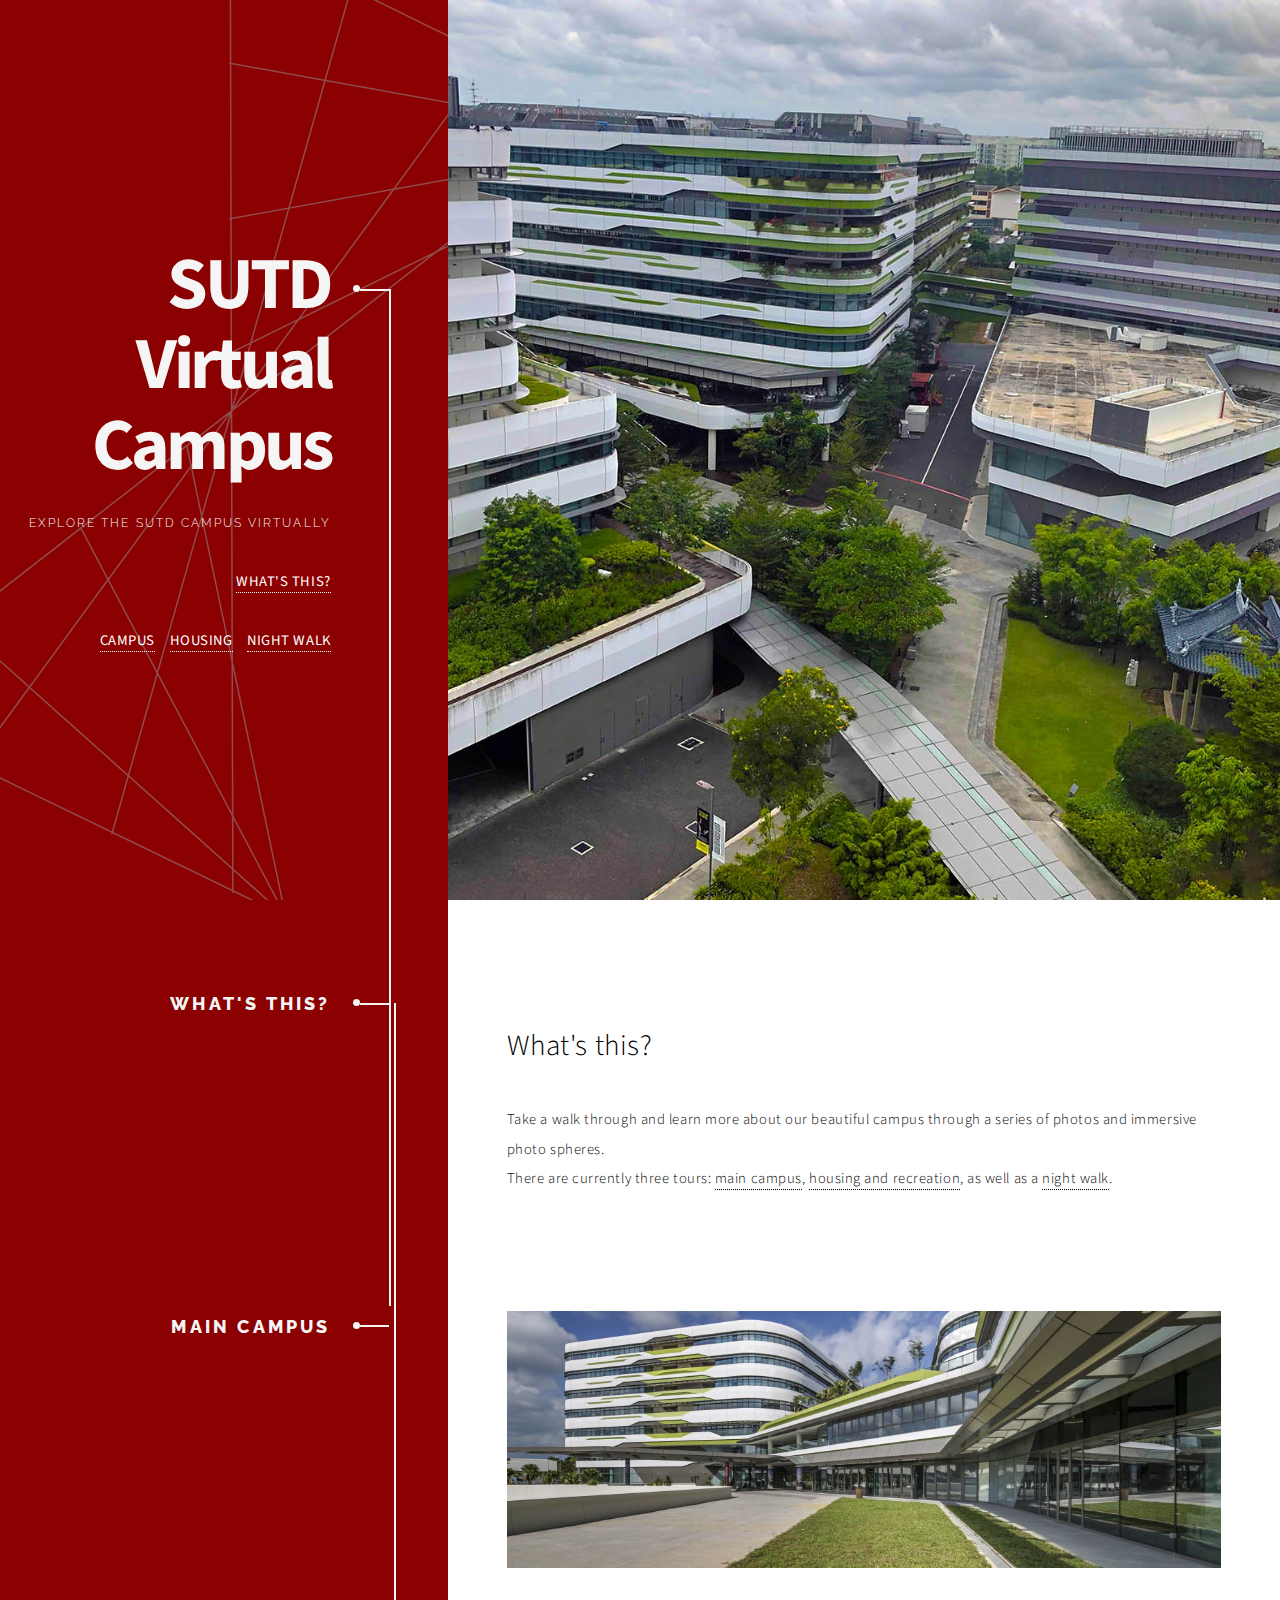
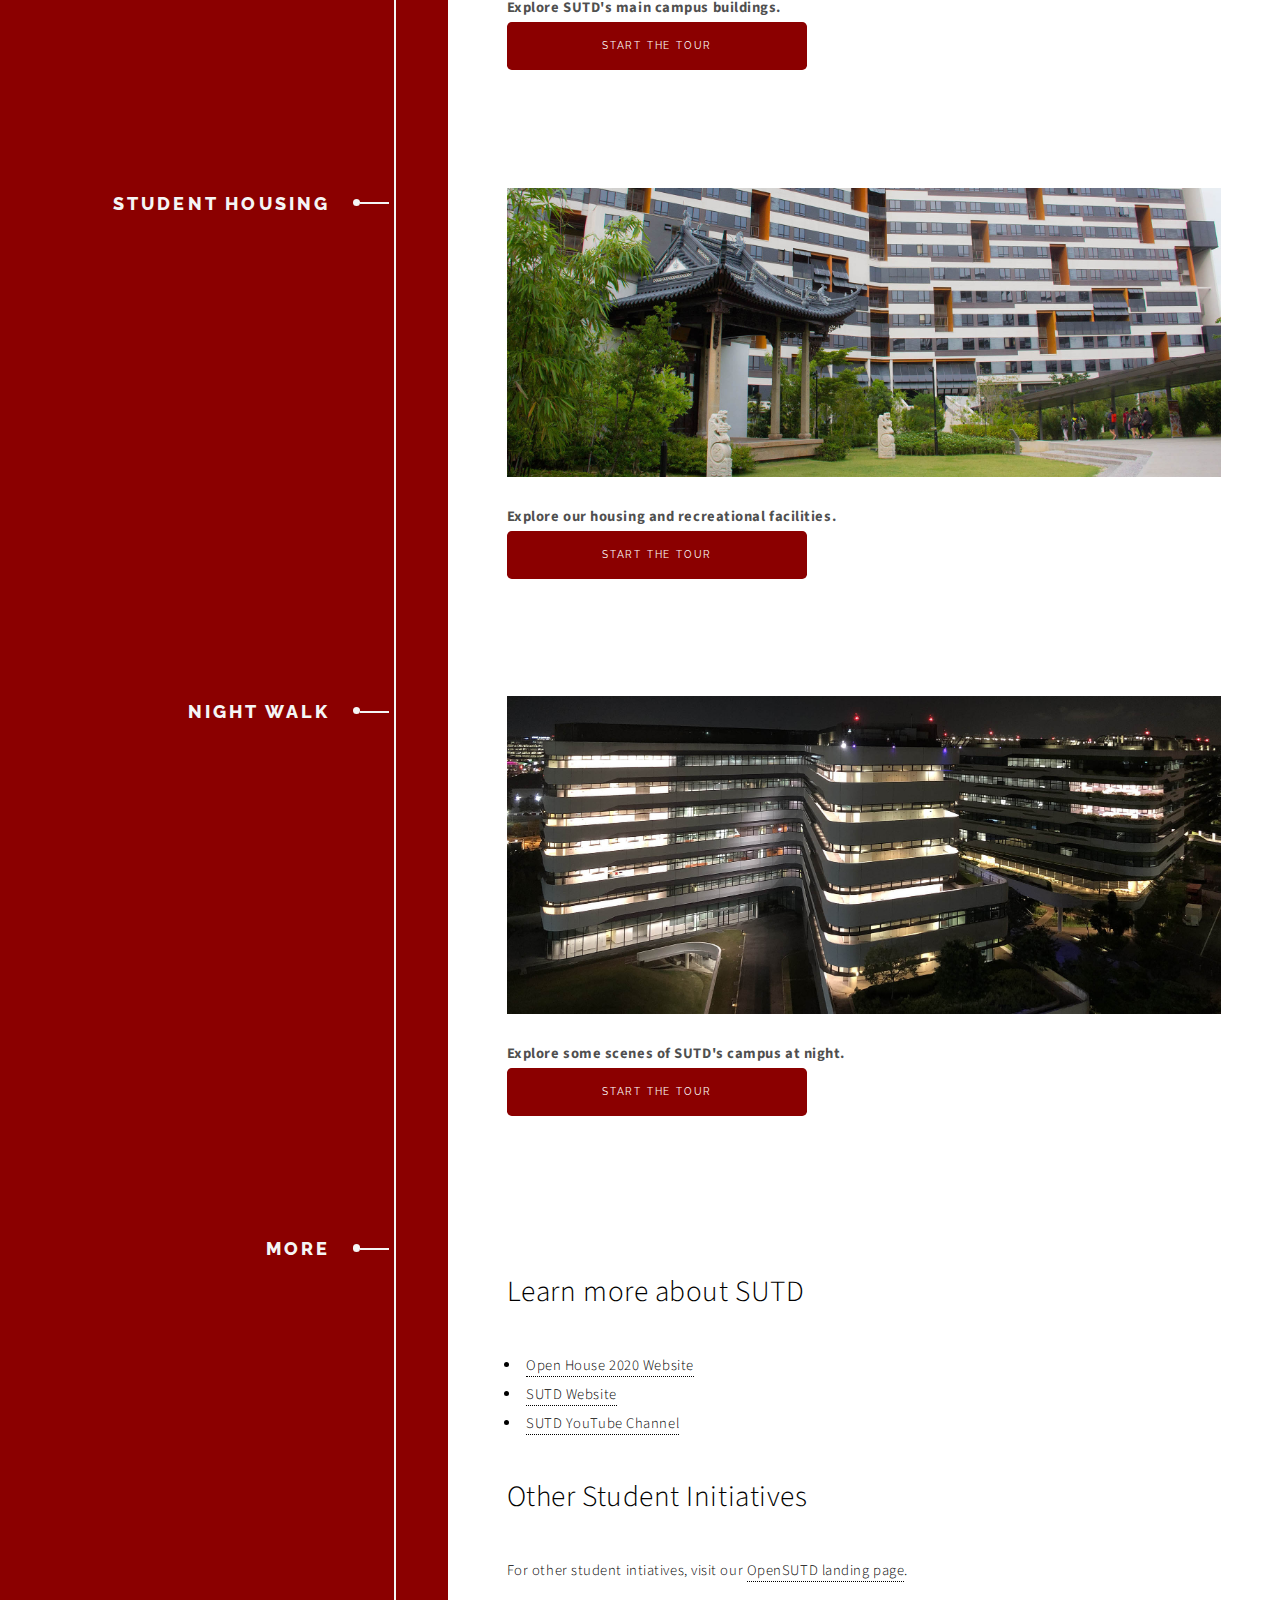
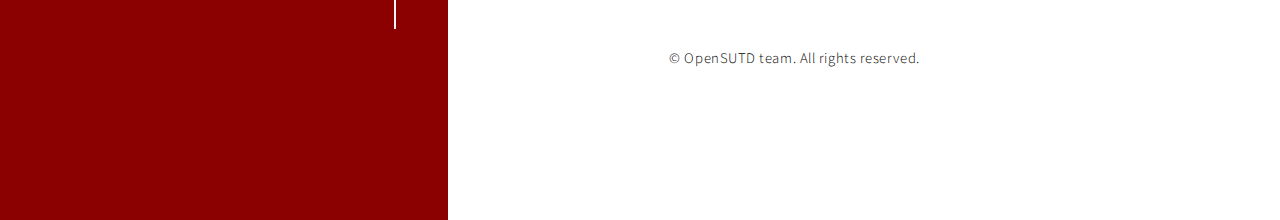
<file: index.html>
<!DOCTYPE html>
<html>

<head>
  <title>SUTD Virtual Campus</title>
  <meta charset="utf-8" />
  <meta name="viewport" content="width=device-width, initial-scale=1, user-scalable=no" />
  <link rel="stylesheet" href="assets/css/main.css" />
  <script async src="https://www.googletagmanager.com/gtag/js?id=UA-158523331-2"></script>
  <script>
    window.dataLayer = window.dataLayer || [];

    function gtag() {
      dataLayer.push(arguments);
    }
    gtag('js', new Date());
    gtag('config', 'UA-158523331-2');
  </script>
</head>

<body class="is-preload">
  <div id="wrapper">
    <section class="intro">
      <header>
        <h1><small>SUTD Virtual Campus</small></h1>
        <p>Explore the SUTD campus virtually</p>
        <ul class="actions">
          <li><a href="#first">WHAT'S THIS?</a></li>
        </ul>
        <ul class="actions">
          <li><a href="#campus">CAMPUS</a></li>
          <li><a href="#hostel">HOUSING</a></li>
          <li><a href="#night">NIGHT WALK</a></li>
        </ul>
      </header>
      <div class="content">
        <span class="image fill" data-position="center"><img src="images/campus.jpg" alt="" /></span>
      </div>
    </section>

    <section id="first">
      <header>
        <h2>What's this?</h2>
      </header>
      <div class="content">
        <p class="content-header">What's this?</p>
        <p>
          Take a walk through and learn more about our beautiful campus
          through a series of photos and immersive photo spheres.<br>
          There are currently three tours: <a
            href="#campus">main campus</a>, <a href="#hostel">housing and recreation</a>, as well as a <a
            href="#night">night walk</a>.</p>
      </div>
    </section>

    <section id="campus">
      <header>
        <h2>Main Campus</h2>
      </header>
      <div class="content">
        <img src="images/sutd.jpg" width="100%" />
        <p class="content-bolder">Explore SUTD's main campus buildings.</p>
        <ul class="actions">
          <li>
            <a href="campus/" class="button primary large full-width">Start the Tour</a>
          </li>
        </ul>
      </div>
    </section>

    <section id="hostel">
      <header>
        <h2>Student Housing</h2>
      </header>
      <div class="content">
        <img src="images/housing_short.jpg" width="100%" />
        <p class="content-bolder">
          Explore our housing and recreational facilities.
        </p>
        <ul class="actions">
          <li><a href="housing/" class="button primary large full-width">Start the Tour</a></li>
        </ul>
      </div>
    </section>

    <section id="night">
      <header>
        <h2>Night Walk</h2>
      </header>
      <div class="content">
        <img src="images/sutd_night.jpg" width="100%" />
        <p class="content-bolder">Explore some scenes of SUTD's campus at night.</p>
        <ul class="actions">
          <li>
            <a href="night/" class="button primary large full-width">Start the Tour</a>
          </li>
        </ul>
      </div>
    </section>

    <section>
      <header>
        <h2>More</h2>
      </header>
      <div class="content">
        <p class="content-header">Learn more about SUTD</p>
        <ul>
          <li><a target="_blank" href="https://openhouse.sutd.edu.sg/">Open House 2020 Website</a><br></li>
          <li><a target="_blank" href="https://sutd.edu.sg/">SUTD Website</a><br></li>
          <li><a target="_blank" href="https://www.youtube.com/user/SUTDSingapore">SUTD YouTube Channel</a><br></li>
        </ul>
        <p class="content-header">Other Student Initiatives</p>
        <p>For other student intiatives, visit our <a target="_blank" href="https://openhouse.opensutd.org/">OpenSUTD
            landing page</a>.
        </p>
      </div>
    </section>

    <div class="copyright">&copy; OpenSUTD team. All rights reserved.</div>
  </div>

  <script src="assets/js/jquery.min.js"></script>
  <script src="assets/js/jquery.scrolly.min.js"></script>
  <script src="assets/js/browser.min.js"></script>
  <script src="assets/js/breakpoints.min.js"></script>
  <script src="assets/js/util.js"></script>
  <script src="assets/js/main.js"></script>
</body>

</html>
</file>
<file: assets/css/main.css>
@import url(fontawesome-all.min.css);
@import url("https://fonts.googleapis.com/css?family=Source+Sans+Pro:300,600,700,300i,600i,700i|Raleway:600,800");

/*
	Paradigm Shift by HTML5 UP
	html5up.net | @ajlkn
	Free for personal and commercial use under the CCA 3.0 license (html5up.net/license)
*/

html,
body,
div,
span,
applet,
object,
iframe,
h1,
h2,
h3,
h4,
h5,
h6,
p,
blockquote,
pre,
a,
abbr,
acronym,
address,
big,
cite,
code,
del,
dfn,
em,
img,
ins,
kbd,
q,
s,
samp,
small,
strike,
strong,
sub,
sup,
tt,
var,
b,
u,
i,
center,
dl,
dt,
dd,
ol,
ul,
li,
fieldset,
form,
label,
legend,
table,
caption,
tbody,
tfoot,
thead,
tr,
th,
td,
article,
aside,
canvas,
details,
embed,
figure,
figcaption,
footer,
header,
hgroup,
menu,
nav,
output,
ruby,
section,
summary,
time,
mark,
audio,
video {
  margin: 0;
  padding: 0;
  border: 0;
  font-size: 100%;
  font: inherit;
  vertical-align: baseline;
}

html {
  scroll-behavior: smooth;
}

article,
aside,
details,
figcaption,
figure,
footer,
header,
hgroup,
menu,
nav,
section {
  display: block;
}

body {
  line-height: 1;
}

.locations {
  font-weight: bold;
  color: whitesmoke;
  margin-bottom: 0px;
}

.full-width{
  width: 100%;
}

.viewer {
  height: 450px;
}

.content-bolder {
  font-weight: bold;
  color: rgba(0, 0, 0, 0.7);
  padding-top: 1em;
  margin-bottom: 0px;
}

.content-header {
  margin-top: 2rem;
  font-size: 2em;
}

ol,
ul {
  list-style: none;
}

blockquote,
q {
  quotes: none;
}

blockquote:before,
blockquote:after,
q:before,
q:after {
  content: "";
  content: none;
}

table {
  border-collapse: collapse;
  border-spacing: 0;
}

body {
  -webkit-text-size-adjust: none;
}

mark {
  background-color: transparent;
  color: inherit;
}

input::-moz-focus-inner {
  border: 0;
  padding: 0;
}

input,
select,
textarea {
  -moz-appearance: none;
  -webkit-appearance: none;
  -ms-appearance: none;
  appearance: none;
}

/* Basic */

@-ms-viewport {
  width: device-width;
}

body {
  -ms-overflow-style: scrollbar;
}

@media screen and (max-width: 480px) {

  html,
  body {
    min-width: 320px;
  }
}

html {
  box-sizing: border-box;
}

html {
  overflow-x: hidden;
}

body {
  background: #ffffff;
  overflow-x: hidden;
}

body.is-preload *,
body.is-preload *:before,
body.is-preload *:after {
  -moz-animation: none !important;
  -webkit-animation: none !important;
  -ms-animation: none !important;
  animation: none !important;
  -moz-transition: none !important;
  -webkit-transition: none !important;
  -ms-transition: none !important;
  transition: none !important;
}

/* Typography */

html {
  font-size: 18pt;
}

@media screen and (max-width: 1920px) {
  html {
    font-size: 11pt;
  }
}

@media screen and (max-width: 1152px) {
  html {
    font-size: 14pt;
  }
}

@media screen and (max-width: 736px) {
  html {
    font-size: 12pt;
  }
}

@media screen and (max-width: 480px) {
  html {
    font-size: 11pt;
  }
}

body {
  background-color: #ffffff;
  color: #000000;
}

body,
input,
select,
textarea {
  color: #000000;
  font-family: "Source Sans Pro", Helvetica, sans-serif;
  font-size: 1rem;
  font-weight: 300;
  letter-spacing: 0.0375em;
  line-height: 2;
}

a {
  -moz-transition: border-bottom-color 0.25s ease-in-out;
  -webkit-transition: border-bottom-color 0.25s ease-in-out;
  -ms-transition: border-bottom-color 0.25s ease-in-out;
  transition: border-bottom-color 0.25s ease-in-out;
  text-decoration: none;
  color: #000000;
  border-bottom: dotted 1px;
}

a:hover {
  text-decoration: none;
  border-bottom-color: transparent;
}

strong,
b {
  font-weight: 600;
  color: #000000;
}

em,
i {
  font-style: italic;
}

p {
  margin: 0 0 2rem 0;
}

h1,
h2,
h3,
h4,
h5,
h6 {
  color: whitesmoke;
  font-family: "Raleway", Helvetica, sans-serif;
  font-weight: 600;
  letter-spacing: 0.175em;
  line-height: 1.75;
  margin: 0 0 1.5rem 0;
  text-transform: uppercase;
}

h1 a,
h2 a,
h3 a,
h4 a,
h5 a,
h6 a {
  color: inherit;
  text-decoration: none;
}

h1 {
  font-family: "Source Sans Pro", Helvetica, sans-serif;
  font-size: 5rem;
  font-weight: 700;
  letter-spacing: -0.05em;
  line-height: 1.1;
  margin: 0 0 1.5rem 0;
  text-transform: none;
  color: whitesmoke;
}

h2 {
  font-size: 1.25rem;
  font-weight: 800;
  margin: 0 0 2rem 0;
}

h3 {
  font-size: 0.875rem;
}

h4 {
  font-size: 0.875rem;
}

h5 {
  font-size: 0.75rem;
}

h6 {
  font-size: 0.625rem;
}

@media screen and (max-width: 736px) {
  h1 {
    font-size: 4.5rem;
    line-height: 1.1;
  }

  h2 {
    font-size: 1.25rem;
    line-height: 1.7;
  }

  h3 {
    font-size: 0.9rem;
  }

  h4 {
    font-size: 0.75rem;
  }

  h5 {
    font-size: 0.675rem;
  }
}

@media screen and (max-width: 360px) {
  h1 {
    font-size: 3.75rem;
  }

  h2 {
    font-size: 1.125rem;
  }

  h3 {
    font-size: 0.8rem;
  }

  h4 {
    font-size: 0.675rem;
  }

  h5 {
    font-size: 0.675rem;
  }
}

sub {
  font-size: 0.8rem;
  position: relative;
  top: 0.5rem;
}

sup {
  font-size: 0.8rem;
  position: relative;
  top: -0.5rem;
}

blockquote {
  border-left: solid 0.5rem rgba(144, 144, 144, 0.25);
  font-style: italic;
  margin: 0 0 2rem 0;
  padding: 1rem 0 1rem 2rem;
}

code {
  background: rgba(144, 144, 144, 0.1);
  border-radius: 0.325rem;
  font-family: "Courier New", monospace;
  font-size: 0.9rem;
  margin: 0 0.25rem;
  padding: 0.25rem 0.65rem;
}

pre {
  -webkit-overflow-scrolling: touch;
  font-family: "Courier New", monospace;
  font-size: 0.9rem;
  margin: 0 0 2rem 0;
  width: 100%;
}

pre code {
  display: block;
  line-height: 1.75;
  padding: 1rem 1.5rem;
  overflow-x: auto;
}

hr {
  border: 0;
  border-bottom: solid 2px rgba(144, 144, 144, 0.25);
  margin: 3rem 0;
}

hr.major {
  margin: 5rem 0;
}

@media screen and (max-width: 736px) {
  hr.major {
    margin: 3rem 0;
  }
}

/* Row */

.row {
  display: flex;
  flex-wrap: wrap;
  box-sizing: border-box;
  align-items: stretch;
}

.row>* {
  box-sizing: border-box;
}

.row.gtr-uniform>*> :last-child {
  margin-bottom: 0;
}

.row.aln-left {
  justify-content: flex-start;
}

.row.aln-center {
  justify-content: center;
}

.row.aln-right {
  justify-content: flex-end;
}

.row.aln-top {
  align-items: flex-start;
}

.row.aln-middle {
  align-items: center;
}

.row.aln-bottom {
  align-items: flex-end;
}

.row>.imp {
  order: -1;
}

.row>.col-1 {
  width: 8.33333%;
}

.row>.off-1 {
  margin-left: 8.33333%;
}

.row>.col-2 {
  width: 16.66667%;
}

.row>.off-2 {
  margin-left: 16.66667%;
}

.row>.col-3 {
  width: 25%;
}

.row>.off-3 {
  margin-left: 25%;
}

.row>.col-4 {
  width: 33.33333%;
}

.row>.off-4 {
  margin-left: 33.33333%;
}

.row>.col-5 {
  width: 41.66667%;
}

.row>.off-5 {
  margin-left: 41.66667%;
}

.row>.col-6 {
  width: 50%;
}

.row>.off-6 {
  margin-left: 50%;
}

.row>.col-7 {
  width: 58.33333%;
}

.row>.off-7 {
  margin-left: 58.33333%;
}

.row>.col-8 {
  width: 66.66667%;
}

.row>.off-8 {
  margin-left: 66.66667%;
}

.row>.col-9 {
  width: 75%;
}

.row>.off-9 {
  margin-left: 75%;
}

.row>.col-10 {
  width: 83.33333%;
}

.row>.off-10 {
  margin-left: 83.33333%;
}

.row>.col-11 {
  width: 91.66667%;
}

.row>.off-11 {
  margin-left: 91.66667%;
}

.row>.col-12 {
  width: 100%;
}

.row>.off-12 {
  margin-left: 100%;
}

.row.gtr-0 {
  margin-top: 0;
  margin-left: 0rem;
}

.row.gtr-0>* {
  padding: 0 0 0 0rem;
}

.row.gtr-0.gtr-uniform {
  margin-top: 0rem;
}

.row.gtr-0.gtr-uniform>* {
  padding-top: 0rem;
}

.row.gtr-25 {
  margin-top: 0;
  margin-left: -0.5rem;
}

.row.gtr-25>* {
  padding: 0 0 0 0.5rem;
}

.row.gtr-25.gtr-uniform {
  margin-top: -0.5rem;
}

.row.gtr-25.gtr-uniform>* {
  padding-top: 0.5rem;
}

.row.gtr-50 {
  margin-top: 0;
  margin-left: -1rem;
}

.row.gtr-50>* {
  padding: 0 0 0 1rem;
}

.row.gtr-50.gtr-uniform {
  margin-top: -1rem;
}

.row.gtr-50.gtr-uniform>* {
  padding-top: 1rem;
}

.row {
  margin-top: 0;
  margin-left: -2rem;
}

.row>* {
  padding: 0 0 0 2rem;
}

.row.gtr-uniform {
  margin-top: -2rem;
}

.row.gtr-uniform>* {
  padding-top: 2rem;
}

.row.gtr-150 {
  margin-top: 0;
  margin-left: -3rem;
}

.row.gtr-150>* {
  padding: 0 0 0 3rem;
}

.row.gtr-150.gtr-uniform {
  margin-top: -3rem;
}

.row.gtr-150.gtr-uniform>* {
  padding-top: 3rem;
}

.row.gtr-200 {
  margin-top: 0;
  margin-left: -4rem;
}

.row.gtr-200>* {
  padding: 0 0 0 4rem;
}

.row.gtr-200.gtr-uniform {
  margin-top: -4rem;
}

.row.gtr-200.gtr-uniform>* {
  padding-top: 4rem;
}

@media screen and (max-width: 1920px) {
  .row {
    display: flex;
    flex-wrap: wrap;
    box-sizing: border-box;
    align-items: stretch;
  }

  .row>* {
    box-sizing: border-box;
  }

  .row.gtr-uniform>*> :last-child {
    margin-bottom: 0;
  }

  .row.aln-left {
    justify-content: flex-start;
  }

  .row.aln-center {
    justify-content: center;
  }

  .row.aln-right {
    justify-content: flex-end;
  }

  .row.aln-top {
    align-items: flex-start;
  }

  .row.aln-middle {
    align-items: center;
  }

  .row.aln-bottom {
    align-items: flex-end;
  }

  .row>.imp-xlarge {
    order: -1;
  }

  .row>.col-1-xlarge {
    width: 8.33333%;
  }

  .row>.off-1-xlarge {
    margin-left: 8.33333%;
  }

  .row>.col-2-xlarge {
    width: 16.66667%;
  }

  .row>.off-2-xlarge {
    margin-left: 16.66667%;
  }

  .row>.col-3-xlarge {
    width: 25%;
  }

  .row>.off-3-xlarge {
    margin-left: 25%;
  }

  .row>.col-4-xlarge {
    width: 33.33333%;
  }

  .row>.off-4-xlarge {
    margin-left: 33.33333%;
  }

  .row>.col-5-xlarge {
    width: 41.66667%;
  }

  .row>.off-5-xlarge {
    margin-left: 41.66667%;
  }

  .row>.col-6-xlarge {
    width: 50%;
  }

  .row>.off-6-xlarge {
    margin-left: 50%;
  }

  .row>.col-7-xlarge {
    width: 58.33333%;
  }

  .row>.off-7-xlarge {
    margin-left: 58.33333%;
  }

  .row>.col-8-xlarge {
    width: 66.66667%;
  }

  .row>.off-8-xlarge {
    margin-left: 66.66667%;
  }

  .row>.col-9-xlarge {
    width: 75%;
  }

  .row>.off-9-xlarge {
    margin-left: 75%;
  }

  .row>.col-10-xlarge {
    width: 83.33333%;
  }

  .row>.off-10-xlarge {
    margin-left: 83.33333%;
  }

  .row>.col-11-xlarge {
    width: 91.66667%;
  }

  .row>.off-11-xlarge {
    margin-left: 91.66667%;
  }

  .row>.col-12-xlarge {
    width: 100%;
  }

  .row>.off-12-xlarge {
    margin-left: 100%;
  }

  .row.gtr-0 {
    margin-top: 0;
    margin-left: 0rem;
  }

  .row.gtr-0>* {
    padding: 0 0 0 0rem;
  }

  .row.gtr-0.gtr-uniform {
    margin-top: 0rem;
  }

  .row.gtr-0.gtr-uniform>* {
    padding-top: 0rem;
  }

  .row.gtr-25 {
    margin-top: 0;
    margin-left: -0.5rem;
  }

  .row.gtr-25>* {
    padding: 0 0 0 0.5rem;
  }

  .row.gtr-25.gtr-uniform {
    margin-top: -0.5rem;
  }

  .row.gtr-25.gtr-uniform>* {
    padding-top: 0.5rem;
  }

  .row.gtr-50 {
    margin-top: 0;
    margin-left: -1rem;
  }

  .row.gtr-50>* {
    padding: 0 0 0 1rem;
  }

  .row.gtr-50.gtr-uniform {
    margin-top: -1rem;
  }

  .row.gtr-50.gtr-uniform>* {
    padding-top: 1rem;
  }

  .row {
    margin-top: 0;
    margin-left: -2rem;
  }

  .row>* {
    padding: 0 0 0 2rem;
  }

  .row.gtr-uniform {
    margin-top: -2rem;
  }

  .row.gtr-uniform>* {
    padding-top: 2rem;
  }

  .row.gtr-150 {
    margin-top: 0;
    margin-left: -3rem;
  }

  .row.gtr-150>* {
    padding: 0 0 0 3rem;
  }

  .row.gtr-150.gtr-uniform {
    margin-top: -3rem;
  }

  .row.gtr-150.gtr-uniform>* {
    padding-top: 3rem;
  }

  .row.gtr-200 {
    margin-top: 0;
    margin-left: -4rem;
  }

  .row.gtr-200>* {
    padding: 0 0 0 4rem;
  }

  .row.gtr-200.gtr-uniform {
    margin-top: -4rem;
  }

  .row.gtr-200.gtr-uniform>* {
    padding-top: 4rem;
  }
}

@media screen and (max-width: 1280px) {
  .row {
    display: flex;
    flex-wrap: wrap;
    box-sizing: border-box;
    align-items: stretch;
  }

  .row>* {
    box-sizing: border-box;
  }

  .row.gtr-uniform>*> :last-child {
    margin-bottom: 0;
  }

  .row.aln-left {
    justify-content: flex-start;
  }

  .row.aln-center {
    justify-content: center;
  }

  .row.aln-right {
    justify-content: flex-end;
  }

  .row.aln-top {
    align-items: flex-start;
  }

  .row.aln-middle {
    align-items: center;
  }

  .row.aln-bottom {
    align-items: flex-end;
  }

  .row>.imp-large {
    order: -1;
  }

  .row>.col-1-large {
    width: 8.33333%;
  }

  .row>.off-1-large {
    margin-left: 8.33333%;
  }

  .row>.col-2-large {
    width: 16.66667%;
  }

  .row>.off-2-large {
    margin-left: 16.66667%;
  }

  .row>.col-3-large {
    width: 25%;
  }

  .row>.off-3-large {
    margin-left: 25%;
  }

  .row>.col-4-large {
    width: 33.33333%;
  }

  .row>.off-4-large {
    margin-left: 33.33333%;
  }

  .row>.col-5-large {
    width: 41.66667%;
  }

  .row>.off-5-large {
    margin-left: 41.66667%;
  }

  .row>.col-6-large {
    width: 50%;
  }

  .row>.off-6-large {
    margin-left: 50%;
  }

  .row>.col-7-large {
    width: 58.33333%;
  }

  .row>.off-7-large {
    margin-left: 58.33333%;
  }

  .row>.col-8-large {
    width: 66.66667%;
  }

  .row>.off-8-large {
    margin-left: 66.66667%;
  }

  .row>.col-9-large {
    width: 75%;
  }

  .row>.off-9-large {
    margin-left: 75%;
  }

  .row>.col-10-large {
    width: 83.33333%;
  }

  .row>.off-10-large {
    margin-left: 83.33333%;
  }

  .row>.col-11-large {
    width: 91.66667%;
  }

  .row>.off-11-large {
    margin-left: 91.66667%;
  }

  .row>.col-12-large {
    width: 100%;
  }

  .row>.off-12-large {
    margin-left: 100%;
  }

  .row.gtr-0 {
    margin-top: 0;
    margin-left: 0rem;
  }

  .row.gtr-0>* {
    padding: 0 0 0 0rem;
  }

  .row.gtr-0.gtr-uniform {
    margin-top: 0rem;
  }

  .row.gtr-0.gtr-uniform>* {
    padding-top: 0rem;
  }

  .row.gtr-25 {
    margin-top: 0;
    margin-left: -0.375rem;
  }

  .row.gtr-25>* {
    padding: 0 0 0 0.375rem;
  }

  .row.gtr-25.gtr-uniform {
    margin-top: -0.375rem;
  }

  .row.gtr-25.gtr-uniform>* {
    padding-top: 0.375rem;
  }

  .row.gtr-50 {
    margin-top: 0;
    margin-left: -0.75rem;
  }

  .row.gtr-50>* {
    padding: 0 0 0 0.75rem;
  }

  .row.gtr-50.gtr-uniform {
    margin-top: -0.75rem;
  }

  .row.gtr-50.gtr-uniform>* {
    padding-top: 0.75rem;
  }

  .row {
    margin-top: 0;
    margin-left: -1.5rem;
  }

  .row>* {
    padding: 0 0 0 1.5rem;
  }

  .row.gtr-uniform {
    margin-top: -1.5rem;
  }

  .row.gtr-uniform>* {
    padding-top: 1.5rem;
  }

  .row.gtr-150 {
    margin-top: 0;
    margin-left: -2.25rem;
  }

  .row.gtr-150>* {
    padding: 0 0 0 2.25rem;
  }

  .row.gtr-150.gtr-uniform {
    margin-top: -2.25rem;
  }

  .row.gtr-150.gtr-uniform>* {
    padding-top: 2.25rem;
  }

  .row.gtr-200 {
    margin-top: 0;
    margin-left: -3rem;
  }

  .row.gtr-200>* {
    padding: 0 0 0 3rem;
  }

  .row.gtr-200.gtr-uniform {
    margin-top: -3rem;
  }

  .row.gtr-200.gtr-uniform>* {
    padding-top: 3rem;
  }
}

@media screen and (max-width: 1152px) {
  .row {
    display: flex;
    flex-wrap: wrap;
    box-sizing: border-box;
    align-items: stretch;
  }

  .row>* {
    box-sizing: border-box;
  }

  .row.gtr-uniform>*> :last-child {
    margin-bottom: 0;
  }

  .row.aln-left {
    justify-content: flex-start;
  }

  .row.aln-center {
    justify-content: center;
  }

  .row.aln-right {
    justify-content: flex-end;
  }

  .row.aln-top {
    align-items: flex-start;
  }

  .row.aln-middle {
    align-items: center;
  }

  .row.aln-bottom {
    align-items: flex-end;
  }

  .row>.imp-medium {
    order: -1;
  }

  .row>.col-1-medium {
    width: 8.33333%;
  }

  .row>.off-1-medium {
    margin-left: 8.33333%;
  }

  .row>.col-2-medium {
    width: 16.66667%;
  }

  .row>.off-2-medium {
    margin-left: 16.66667%;
  }

  .row>.col-3-medium {
    width: 25%;
  }

  .row>.off-3-medium {
    margin-left: 25%;
  }

  .row>.col-4-medium {
    width: 33.33333%;
  }

  .row>.off-4-medium {
    margin-left: 33.33333%;
  }

  .row>.col-5-medium {
    width: 41.66667%;
  }

  .row>.off-5-medium {
    margin-left: 41.66667%;
  }

  .row>.col-6-medium {
    width: 50%;
  }

  .row>.off-6-medium {
    margin-left: 50%;
  }

  .row>.col-7-medium {
    width: 58.33333%;
  }

  .row>.off-7-medium {
    margin-left: 58.33333%;
  }

  .row>.col-8-medium {
    width: 66.66667%;
  }

  .row>.off-8-medium {
    margin-left: 66.66667%;
  }

  .row>.col-9-medium {
    width: 75%;
  }

  .row>.off-9-medium {
    margin-left: 75%;
  }

  .row>.col-10-medium {
    width: 83.33333%;
  }

  .row>.off-10-medium {
    margin-left: 83.33333%;
  }

  .row>.col-11-medium {
    width: 91.66667%;
  }

  .row>.off-11-medium {
    margin-left: 91.66667%;
  }

  .row>.col-12-medium {
    width: 100%;
  }

  .row>.off-12-medium {
    margin-left: 100%;
  }

  .row.gtr-0 {
    margin-top: 0;
    margin-left: 0rem;
  }

  .row.gtr-0>* {
    padding: 0 0 0 0rem;
  }

  .row.gtr-0.gtr-uniform {
    margin-top: 0rem;
  }

  .row.gtr-0.gtr-uniform>* {
    padding-top: 0rem;
  }

  .row.gtr-25 {
    margin-top: 0;
    margin-left: -0.375rem;
  }

  .row.gtr-25>* {
    padding: 0 0 0 0.375rem;
  }

  .row.gtr-25.gtr-uniform {
    margin-top: -0.375rem;
  }

  .row.gtr-25.gtr-uniform>* {
    padding-top: 0.375rem;
  }

  .row.gtr-50 {
    margin-top: 0;
    margin-left: -0.75rem;
  }

  .row.gtr-50>* {
    padding: 0 0 0 0.75rem;
  }

  .row.gtr-50.gtr-uniform {
    margin-top: -0.75rem;
  }

  .row.gtr-50.gtr-uniform>* {
    padding-top: 0.75rem;
  }

  .row {
    margin-top: 0;
    margin-left: -1.5rem;
  }

  .row>* {
    padding: 0 0 0 1.5rem;
  }

  .row.gtr-uniform {
    margin-top: -1.5rem;
  }

  .row.gtr-uniform>* {
    padding-top: 1.5rem;
  }

  .row.gtr-150 {
    margin-top: 0;
    margin-left: -2.25rem;
  }

  .row.gtr-150>* {
    padding: 0 0 0 2.25rem;
  }

  .row.gtr-150.gtr-uniform {
    margin-top: -2.25rem;
  }

  .row.gtr-150.gtr-uniform>* {
    padding-top: 2.25rem;
  }

  .row.gtr-200 {
    margin-top: 0;
    margin-left: -3rem;
  }

  .row.gtr-200>* {
    padding: 0 0 0 3rem;
  }

  .row.gtr-200.gtr-uniform {
    margin-top: -3rem;
  }

  .row.gtr-200.gtr-uniform>* {
    padding-top: 3rem;
  }
}

@media screen and (max-width: 736px) {
  .row {
    display: flex;
    flex-wrap: wrap;
    box-sizing: border-box;
    align-items: stretch;
  }

  .row>* {
    box-sizing: border-box;
  }

  .row.gtr-uniform>*> :last-child {
    margin-bottom: 0;
  }

  .row.aln-left {
    justify-content: flex-start;
  }

  .row.aln-center {
    justify-content: center;
  }

  .row.aln-right {
    justify-content: flex-end;
  }

  .row.aln-top {
    align-items: flex-start;
  }

  .row.aln-middle {
    align-items: center;
  }

  .row.aln-bottom {
    align-items: flex-end;
  }

  .row>.imp-small {
    order: -1;
  }

  .row>.col-1-small {
    width: 8.33333%;
  }

  .row>.off-1-small {
    margin-left: 8.33333%;
  }

  .row>.col-2-small {
    width: 16.66667%;
  }

  .row>.off-2-small {
    margin-left: 16.66667%;
  }

  .row>.col-3-small {
    width: 25%;
  }

  .row>.off-3-small {
    margin-left: 25%;
  }

  .row>.col-4-small {
    width: 33.33333%;
  }

  .row>.off-4-small {
    margin-left: 33.33333%;
  }

  .row>.col-5-small {
    width: 41.66667%;
  }

  .row>.off-5-small {
    margin-left: 41.66667%;
  }

  .row>.col-6-small {
    width: 50%;
  }

  .row>.off-6-small {
    margin-left: 50%;
  }

  .row>.col-7-small {
    width: 58.33333%;
  }

  .row>.off-7-small {
    margin-left: 58.33333%;
  }

  .row>.col-8-small {
    width: 66.66667%;
  }

  .row>.off-8-small {
    margin-left: 66.66667%;
  }

  .row>.col-9-small {
    width: 75%;
  }

  .row>.off-9-small {
    margin-left: 75%;
  }

  .row>.col-10-small {
    width: 83.33333%;
  }

  .row>.off-10-small {
    margin-left: 83.33333%;
  }

  .row>.col-11-small {
    width: 91.66667%;
  }

  .row>.off-11-small {
    margin-left: 91.66667%;
  }

  .row>.col-12-small {
    width: 100%;
  }

  .row>.off-12-small {
    margin-left: 100%;
  }

  .row.gtr-0 {
    margin-top: 0;
    margin-left: 0rem;
  }

  .row.gtr-0>* {
    padding: 0 0 0 0rem;
  }

  .row.gtr-0.gtr-uniform {
    margin-top: 0rem;
  }

  .row.gtr-0.gtr-uniform>* {
    padding-top: 0rem;
  }

  .row.gtr-25 {
    margin-top: 0;
    margin-left: -0.3125rem;
  }

  .row.gtr-25>* {
    padding: 0 0 0 0.3125rem;
  }

  .row.gtr-25.gtr-uniform {
    margin-top: -0.3125rem;
  }

  .row.gtr-25.gtr-uniform>* {
    padding-top: 0.3125rem;
  }

  .row.gtr-50 {
    margin-top: 0;
    margin-left: -0.625rem;
  }

  .row.gtr-50>* {
    padding: 0 0 0 0.625rem;
  }

  .row.gtr-50.gtr-uniform {
    margin-top: -0.625rem;
  }

  .row.gtr-50.gtr-uniform>* {
    padding-top: 0.625rem;
  }

  .row {
    margin-top: 0;
    margin-left: -1.25rem;
  }

  .row>* {
    padding: 0 0 0 1.25rem;
  }

  .row.gtr-uniform {
    margin-top: -1.25rem;
  }

  .row.gtr-uniform>* {
    padding-top: 1.25rem;
  }

  .row.gtr-150 {
    margin-top: 0;
    margin-left: -1.875rem;
  }

  .row.gtr-150>* {
    padding: 0 0 0 1.875rem;
  }

  .row.gtr-150.gtr-uniform {
    margin-top: -1.875rem;
  }

  .row.gtr-150.gtr-uniform>* {
    padding-top: 1.875rem;
  }

  .row.gtr-200 {
    margin-top: 0;
    margin-left: -2.5rem;
  }

  .row.gtr-200>* {
    padding: 0 0 0 2.5rem;
  }

  .row.gtr-200.gtr-uniform {
    margin-top: -2.5rem;
  }

  .row.gtr-200.gtr-uniform>* {
    padding-top: 2.5rem;
  }
}

@media screen and (max-width: 480px) {
  .row {
    display: flex;
    flex-wrap: wrap;
    box-sizing: border-box;
    align-items: stretch;
  }

  .row>* {
    box-sizing: border-box;
  }

  .row.gtr-uniform>*> :last-child {
    margin-bottom: 0;
  }

  .row.aln-left {
    justify-content: flex-start;
  }

  .row.aln-center {
    justify-content: center;
  }

  .row.aln-right {
    justify-content: flex-end;
  }

  .row.aln-top {
    align-items: flex-start;
  }

  .row.aln-middle {
    align-items: center;
  }

  .row.aln-bottom {
    align-items: flex-end;
  }

  .row>.imp-xsmall {
    order: -1;
  }

  .row>.col-1-xsmall {
    width: 8.33333%;
  }

  .row>.off-1-xsmall {
    margin-left: 8.33333%;
  }

  .row>.col-2-xsmall {
    width: 16.66667%;
  }

  .row>.off-2-xsmall {
    margin-left: 16.66667%;
  }

  .row>.col-3-xsmall {
    width: 25%;
  }

  .row>.off-3-xsmall {
    margin-left: 25%;
  }

  .row>.col-4-xsmall {
    width: 33.33333%;
  }

  .row>.off-4-xsmall {
    margin-left: 33.33333%;
  }

  .row>.col-5-xsmall {
    width: 41.66667%;
  }

  .row>.off-5-xsmall {
    margin-left: 41.66667%;
  }

  .row>.col-6-xsmall {
    width: 50%;
  }

  .row>.off-6-xsmall {
    margin-left: 50%;
  }

  .row>.col-7-xsmall {
    width: 58.33333%;
  }

  .row>.off-7-xsmall {
    margin-left: 58.33333%;
  }

  .row>.col-8-xsmall {
    width: 66.66667%;
  }

  .row>.off-8-xsmall {
    margin-left: 66.66667%;
  }

  .row>.col-9-xsmall {
    width: 75%;
  }

  .row>.off-9-xsmall {
    margin-left: 75%;
  }

  .row>.col-10-xsmall {
    width: 83.33333%;
  }

  .row>.off-10-xsmall {
    margin-left: 83.33333%;
  }

  .row>.col-11-xsmall {
    width: 91.66667%;
  }

  .row>.off-11-xsmall {
    margin-left: 91.66667%;
  }

  .row>.col-12-xsmall {
    width: 100%;
  }

  .row>.off-12-xsmall {
    margin-left: 100%;
  }

  .row.gtr-0 {
    margin-top: 0;
    margin-left: 0rem;
  }

  .row.gtr-0>* {
    padding: 0 0 0 0rem;
  }

  .row.gtr-0.gtr-uniform {
    margin-top: 0rem;
  }

  .row.gtr-0.gtr-uniform>* {
    padding-top: 0rem;
  }

  .row.gtr-25 {
    margin-top: 0;
    margin-left: -0.3125rem;
  }

  .row.gtr-25>* {
    padding: 0 0 0 0.3125rem;
  }

  .row.gtr-25.gtr-uniform {
    margin-top: -0.3125rem;
  }

  .row.gtr-25.gtr-uniform>* {
    padding-top: 0.3125rem;
  }

  .row.gtr-50 {
    margin-top: 0;
    margin-left: -0.625rem;
  }

  .row.gtr-50>* {
    padding: 0 0 0 0.625rem;
  }

  .row.gtr-50.gtr-uniform {
    margin-top: -0.625rem;
  }

  .row.gtr-50.gtr-uniform>* {
    padding-top: 0.625rem;
  }

  .row {
    margin-top: 0;
    margin-left: -1.25rem;
  }

  .row>* {
    padding: 0 0 0 1.25rem;
  }

  .row.gtr-uniform {
    margin-top: -1.25rem;
  }

  .row.gtr-uniform>* {
    padding-top: 1.25rem;
  }

  .row.gtr-150 {
    margin-top: 0;
    margin-left: -1.875rem;
  }

  .row.gtr-150>* {
    padding: 0 0 0 1.875rem;
  }

  .row.gtr-150.gtr-uniform {
    margin-top: -1.875rem;
  }

  .row.gtr-150.gtr-uniform>* {
    padding-top: 1.875rem;
  }

  .row.gtr-200 {
    margin-top: 0;
    margin-left: -2.5rem;
  }

  .row.gtr-200>* {
    padding: 0 0 0 2.5rem;
  }

  .row.gtr-200.gtr-uniform {
    margin-top: -2.5rem;
  }

  .row.gtr-200.gtr-uniform>* {
    padding-top: 2.5rem;
  }
}

/* Box */

.box {
  border: solid 2px rgba(144, 144, 144, 0.25);
  border-radius: 0.325rem;
  margin-bottom: 2rem;
  padding: 1.5rem;
}

.box> :last-child {
  margin-bottom: 0;
}

.box.alt {
  border: 0;
  border-radius: 0;
  padding: 0;
}

/* Button */

input[type="submit"],
input[type="reset"],
input[type="button"],
button,
.button {
  -moz-appearance: none;
  -webkit-appearance: none;
  -ms-appearance: none;
  appearance: none;
  -moz-transition: background-color 0.25s ease-in-out,
    box-shadow 0.25s ease-in-out, color 0.25s ease-in-out;
  -webkit-transition: background-color 0.25s ease-in-out,
    box-shadow 0.25s ease-in-out, color 0.25s ease-in-out;
  -ms-transition: background-color 0.25s ease-in-out,
    box-shadow 0.25s ease-in-out, color 0.25s ease-in-out;
  transition: background-color 0.25s ease-in-out, box-shadow 0.25s ease-in-out,
    color 0.25s ease-in-out;
  background-color: transparent;
  border-radius: 0.325rem;
  border: 0;
  box-shadow: inset 0 0 0 2px rgba(144, 144, 144, 0.25);
  color: #000000 !important;
  cursor: pointer;
  display: inline-block;
  font-family: "Raleway", Helvetica, sans-serif;
  font-size: 0.6rem;
  font-weight: 600;
  height: 3rem;
  letter-spacing: 0.175em;
  line-height: 3rem;
  padding: 0 2rem;
  text-align: center;
  text-decoration: none;
  text-transform: uppercase;
  white-space: nowrap;
}

input[type="submit"]:hover,
input[type="reset"]:hover,
input[type="button"]:hover,
button:hover,
.button:hover {
  color: darkred !important;
}

input[type="submit"]:active,
input[type="reset"]:active,
input[type="button"]:active,
button:active,
.button:active {
  background-color: rgba(73, 252, 212, 0.25);
  color: darkred !important;
}

input[type="submit"].small,
input[type="reset"].small,
input[type="button"].small,
button.small,
.button.small {
  font-size: 0.5rem;
  height: 2.25rem;
  line-height: 2.25rem;
  padding: 0 1.25rem;
}

input[type="submit"].large,
input[type="reset"].large,
input[type="button"].large,
button.large,
.button.large {
  font-size: 0.7rem;
  height: 3.2625rem;
  line-height: 3.2625rem;
  padding: 0 3.25rem;
}

input[type="submit"].wide,
input[type="reset"].wide,
input[type="button"].wide,
button.wide,
.button.wide {
  min-width: 13rem;
}

input[type="submit"].icon:before,
input[type="reset"].icon:before,
input[type="button"].icon:before,
button.icon:before,
.button.icon:before {
  margin-right: 0.5rem;
}

input[type="submit"].fit,
input[type="reset"].fit,
input[type="button"].fit,
button.fit,
.button.fit {
  width: 100%;
}

input[type="submit"].disabled,
input[type="submit"]:disabled,
input[type="reset"].disabled,
input[type="reset"]:disabled,
input[type="button"].disabled,
input[type="button"]:disabled,
button.disabled,
button:disabled,
.button.disabled,
.button:disabled {
  pointer-events: none;
  opacity: 0.25;
}

input[type="submit"].primary,
input[type="reset"].primary,
input[type="button"].primary,
button.primary,
.button.primary {
  background-color: darkred;
  box-shadow: none;
  color: white !important;
}

input[type="submit"].primary:hover,
input[type="reset"].primary:hover,
input[type="button"].primary:hover,
button.primary:hover,
.button.primary:hover {
  background-color: darkred;
}

input[type="submit"].primary:active,
input[type="reset"].primary:active,
input[type="button"].primary:active,
button.primary:active,
.button.primary:active {
  background-color: darkred;
}

@media screen and (max-width: 736px) {

  input[type="submit"],
  input[type="reset"],
  input[type="button"],
  button,
  .button {
    font-size: 0.7rem;
    height: 3.3rem;
    line-height: 3.3rem;
  }

  input[type="submit"].large,
  input[type="reset"].large,
  input[type="button"].large,
  button.large,
  .button.large {
    font-size: 0.8rem;
    height: 3.75rem;
    line-height: 3.75rem;
  }

  input[type="submit"].small,
  input[type="reset"].small,
  input[type="button"].small,
  button.small,
  .button.small {
    font-size: 0.6rem;
    height: 3rem;
    line-height: 3rem;
  }
}

/* Form */

form {
  margin: 0 0 2rem 0;
}

form> :last-child {
  margin-bottom: 0;
}

form>.fields {
  display: -moz-flex;
  display: -webkit-flex;
  display: -ms-flex;
  display: flex;
  -moz-flex-wrap: wrap;
  -webkit-flex-wrap: wrap;
  -ms-flex-wrap: wrap;
  flex-wrap: wrap;
  margin: -2rem 0 2rem -2rem;
  width: calc(100% + 4rem);
}

form>.fields>.field {
  -moz-flex-grow: 0;
  -webkit-flex-grow: 0;
  -ms-flex-grow: 0;
  flex-grow: 0;
  -moz-flex-shrink: 0;
  -webkit-flex-shrink: 0;
  -ms-flex-shrink: 0;
  flex-shrink: 0;
  padding: 2rem 0 0 2rem;
  width: calc(100% - 2rem);
}

form>.fields>.field> :last-child {
  margin-bottom: 0;
}

form>.fields>.field.half {
  width: calc(50% - 1rem);
}

form>.fields>.field.third {
  width: calc(100% / 3 - 0.66667rem);
}

form>.fields>.field.quarter {
  width: calc(25% - 0.5rem);
}

@media screen and (max-width: 480px) {
  form>.fields {
    margin: -1.5rem 0 2rem -1.5rem;
    width: calc(100% + 3rem);
  }

  form>.fields>.field {
    padding: 1.5rem 0 0 1.5rem;
    width: calc(100% - 1.5rem);
  }

  form>.fields>.field.half {
    width: calc(100% - 1.5rem);
  }

  form>.fields>.field.third {
    width: calc(100% - 1.5rem);
  }

  form>.fields>.field.quarter {
    width: calc(100% - 1.5rem);
  }
}

input[type="text"],
input[type="password"],
input[type="email"],
input[type="tel"],
input[type="search"],
input[type="url"],
select,
textarea {
  -moz-appearance: none;
  -webkit-appearance: none;
  -ms-appearance: none;
  appearance: none;
  border-radius: 0.325rem;
  border: solid 2px rgba(144, 144, 144, 0.25);
  color: inherit;
  display: block;
  outline: 0;
  padding: 0 1rem;
  text-decoration: none;
  width: 100%;
}

input[type="text"]:invalid,
input[type="password"]:invalid,
input[type="email"]:invalid,
input[type="tel"]:invalid,
input[type="search"]:invalid,
input[type="url"]:invalid,
select:invalid,
textarea:invalid {
  box-shadow: none;
}

input[type="text"]:focus,
input[type="password"]:focus,
input[type="email"]:focus,
input[type="tel"]:focus,
input[type="search"]:focus,
input[type="url"]:focus,
select:focus,
textarea:focus {
  border-color: #2ee4bb;
}

label {
  color: #000000;
  display: block;
  font-family: "Raleway", Helvetica, sans-serif;
  font-size: 0.75rem;
  font-weight: 600;
  letter-spacing: 0.175em;
  line-height: 1.75;
  margin: 0 0 1rem 0;
  text-transform: uppercase;
}

input[type="text"],
input[type="password"],
input[type="email"],
input[type="tel"],
input[type="search"],
input[type="url"] {
  height: 3rem;
}

select {
  background-image: url("data:image/svg+xml;charset=utf8,%3Csvg xmlns='http://www.w3.org/2000/svg' width='40' height='40' preserveAspectRatio='none' viewBox='0 0 40 40'%3E%3Cpath d='M9.4,12.3l10.4,10.4l10.4-10.4c0.2-0.2,0.5-0.4,0.9-0.4c0.3,0,0.6,0.1,0.9,0.4l3.3,3.3c0.2,0.2,0.4,0.5,0.4,0.9 c0,0.4-0.1,0.6-0.4,0.9L20.7,31.9c-0.2,0.2-0.5,0.4-0.9,0.4c-0.3,0-0.6-0.1-0.9-0.4L4.3,17.3c-0.2-0.2-0.4-0.5-0.4-0.9 c0-0.4,0.1-0.6,0.4-0.9l3.3-3.3c0.2-0.2,0.5-0.4,0.9-0.4S9.1,12.1,9.4,12.3z' fill='rgba(144, 144, 144, 0.25)' /%3E%3C/svg%3E");
  background-position: calc(100% - 1rem) center;
  background-repeat: no-repeat;
  background-size: 1.25rem;
  height: 3rem;
  padding-right: 3rem;
  text-overflow: ellipsis;
}

select option {
  background-color: #ffffff;
  color: #000000;
}

select:focus::-ms-value {
  background-color: transparent;
}

select::-ms-expand {
  display: none;
}

textarea {
  padding: 0.75rem 1rem;
}

input[type="checkbox"],
input[type="radio"] {
  -moz-appearance: none;
  -webkit-appearance: none;
  -ms-appearance: none;
  appearance: none;
  display: block;
  float: left;
  margin-right: -2rem;
  opacity: 0;
  width: 1rem;
  z-index: -1;
}

input[type="checkbox"]+label,
input[type="radio"]+label {
  text-decoration: none;
  color: #000000;
  cursor: pointer;
  display: inline-block;
  font-family: "Source Sans Pro", Helvetica, sans-serif;
  font-size: 1rem;
  font-weight: 300;
  letter-spacing: 0.0375em;
  padding-left: 2.675rem;
  padding-right: 0.875rem;
  position: relative;
  text-transform: none;
}

input[type="checkbox"]+label:before,
input[type="radio"]+label:before {
  -moz-osx-font-smoothing: grayscale;
  -webkit-font-smoothing: antialiased;
  display: inline-block;
  font-style: normal;
  font-variant: normal;
  text-rendering: auto;
  line-height: 1;
  text-transform: none !important;
  font-family: "Font Awesome 5 Free";
  font-weight: 900;
}

input[type="checkbox"]+label:before,
input[type="radio"]+label:before {
  border-radius: 0.325rem;
  border: solid 2px rgba(144, 144, 144, 0.25);
  content: "";
  display: inline-block;
  font-size: 0.8rem;
  height: 2.25rem;
  left: 0;
  line-height: 2.25rem;
  position: absolute;
  text-align: center;
  top: -0.15rem;
  width: 2.25rem;
}

input[type="checkbox"]:checked+label:before,
input[type="radio"]:checked+label:before {
  content: "\f00c";
  background-color: #49fcd4;
  border-color: #49fcd4;
  color: #ffffff;
}

input[type="checkbox"]:focus+label:before,
input[type="radio"]:focus+label:before {
  border-color: #49fcd4;
  box-shadow: 0 0 0 1px #49fcd4;
}

input[type="checkbox"]+label:before {
  border-radius: 0.325rem;
}

input[type="radio"]+label:before {
  border-radius: 100%;
}

::-webkit-input-placeholder {
  opacity: 1;
  color: rgba(0, 0, 0, 0.25) !important;
}

:-moz-placeholder {
  opacity: 1;
  color: rgba(0, 0, 0, 0.25) !important;
}

::-moz-placeholder {
  opacity: 1;
  color: rgba(0, 0, 0, 0.25) !important;
}

:-ms-input-placeholder {
  opacity: 1;
  color: rgba(0, 0, 0, 0.25) !important;
}

@media screen and (max-width: 736px) {
  label {
    font-size: 0.675rem;
  }

  input[type="checkbox"]+label,
  input[type="radio"]+label {
    font-size: 1rem;
  }
}

@media screen and (max-width: 360px) {
  label {
    font-size: 0.675rem;
  }

  input[type="checkbox"]+label,
  input[type="radio"]+label {
    font-size: 1rem;
  }
}

/* Icon */

.icon {
  text-decoration: none;
  border-bottom: none;
  position: relative;
}

.icon:before {
  -moz-osx-font-smoothing: grayscale;
  -webkit-font-smoothing: antialiased;
  display: inline-block;
  font-style: normal;
  font-variant: normal;
  text-rendering: auto;
  line-height: 1;
  text-transform: none !important;
  font-family: "Font Awesome 5 Free";
  font-weight: 400;
}

.icon>.label {
  display: none;
}

.icon.solid:before {
  font-weight: 900;
}

.icon.brands:before {
  font-family: "Font Awesome 5 Brands";
}

/* Image */

.image {
  border: 0;
  display: inline-block;
  position: relative;
}

.image img {
  display: block;
}

.image[data-position] img {
  -moz-object-fit: cover;
  -webkit-object-fit: cover;
  -ms-object-fit: cover;
  object-fit: cover;
  display: block;
  position: absolute;
  top: 0;
  left: 0;
  width: 100%;
  height: 100%;
}

.image[data-position="top left"] img {
  -moz-object-position: top left;
  -webkit-object-position: top left;
  -ms-object-position: top left;
  object-position: top left;
}

.image[data-position="top"] img {
  -moz-object-position: top;
  -webkit-object-position: top;
  -ms-object-position: top;
  object-position: top;
}

.image[data-position="top right"] img {
  -moz-object-position: top right;
  -webkit-object-position: top right;
  -ms-object-position: top right;
  object-position: top right;
}

.image[data-position="right"] img {
  -moz-object-position: right;
  -webkit-object-position: right;
  -ms-object-position: right;
  object-position: right;
}

.image[data-position="bottom right"] img {
  -moz-object-position: bottom right;
  -webkit-object-position: bottom right;
  -ms-object-position: bottom right;
  object-position: bottom right;
}

.image[data-position="bottom"] img {
  -moz-object-position: bottom;
  -webkit-object-position: bottom;
  -ms-object-position: bottom;
  object-position: bottom;
}

.image[data-position="bottom left"] img {
  -moz-object-position: bottom left;
  -webkit-object-position: bottom left;
  -ms-object-position: bottom left;
  object-position: bottom left;
}

.image[data-position="left"] img {
  -moz-object-position: left;
  -webkit-object-position: left;
  -ms-object-position: left;
  object-position: left;
}

.image[data-position="center"] img {
  -moz-object-position: center;
  -webkit-object-position: center;
  -ms-object-position: center;
  object-position: center;
}

.image[data-position="25% 25%"] img {
  -moz-object-position: 25% 25%;
  -webkit-object-position: 25% 25%;
  -ms-object-position: 25% 25%;
  object-position: 25% 25%;
}

.image[data-position="75% 25%"] img {
  -moz-object-position: 75% 25%;
  -webkit-object-position: 75% 25%;
  -ms-object-position: 75% 25%;
  object-position: 75% 25%;
}

.image[data-position="75% 75%"] img {
  -moz-object-position: 75% 75%;
  -webkit-object-position: 75% 75%;
  -ms-object-position: 75% 75%;
  object-position: 75% 75%;
}

.image[data-position="25% 75%"] img {
  -moz-object-position: 25% 75%;
  -webkit-object-position: 25% 75%;
  -ms-object-position: 25% 75%;
  object-position: 25% 75%;
}

.image.left,
.image.right {
  max-width: 40%;
}

.image.left img,
.image.right img {
  width: 100%;
}

.image.left {
  float: left;
  margin: 0 2rem 2rem 0;
  top: 0.25rem;
}

.image.right {
  float: right;
  margin: 0 0 2rem 2rem;
  top: 0.25rem;
}

.image.fit {
  display: block;
  margin: 0 0 2rem 0;
  width: 100%;
}

.image.fit img {
  width: 100%;
}

.image.main {
  display: block;
  margin: 3rem 0;
  width: 100%;
}

.image.main img {
  width: 100%;
}

.image.main:first-child {
  margin-top: 0;
}

.image.fill {
  height: 100%;
  left: 0;
  position: absolute;
  top: 0;
  width: 100%;
}

.image.fill img {
  height: 100%;
  left: 0;
  position: absolute;
  top: 0;
  width: 100%;
}

/* List */

ol {
  list-style: decimal;
  margin: 0 0 2rem 0;
  padding-left: 1.25rem;
}

ol li {
  padding-left: 0.25rem;
}

ul {
  list-style: disc;
  margin: 0 0 2rem 0;
  padding-left: 1rem;
}

ul li {
  padding-left: 0.325rem;
}

ul.alt {
  list-style: none;
  padding-left: 0;
}

ul.alt>li {
  border-top: solid 1px rgba(144, 144, 144, 0.25);
  padding: 0.75rem 0;
}

ul.alt>li:first-child {
  border-top: 0;
  padding-top: 0;
}

ul.alt>li:last-child {
  padding-bottom: 0;
}

ul.items {
  list-style: none;
  padding-left: 0;
}

ul.items>li {
  padding-left: 0;
  margin: 0 0 3rem 0;
}

ul.items>li>h3 {
  margin: 0 0 1rem 0;
}

ul.items>li> :last-child {
  margin-bottom: 0;
}

ul.items>li:last-child {
  margin-bottom: 0;
}

@media screen and (max-width: 736px) {
  ul.items>li {
    margin: 0 0 2rem 0;
  }
}

dl {
  margin: 0 0 2rem 0;
}

dl dt {
  display: block;
  font-weight: 600;
  margin: 0 0 1rem 0;
}

dl dd {
  margin-left: 1.5rem;
}

/* Actions */

ul.actions {
  display: -moz-flex;
  display: -webkit-flex;
  display: -ms-flex;
  display: flex;
  cursor: default;
  list-style: none;
  margin-left: -1rem;
  padding-left: 0;
}

ul.actions li {
  padding: 0 0 0 1rem;
  vertical-align: middle;
}

ul.actions li a {
  color: white;
  font-weight: bolder !important;
}

ul.actions.special {
  -moz-justify-content: center;
  -webkit-justify-content: center;
  -ms-justify-content: center;
  justify-content: center;
  width: 100%;
  margin-left: 0;
}

ul.actions.special li:first-child {
  padding-left: 0;
}

ul.actions.stacked {
  -moz-flex-direction: column;
  -webkit-flex-direction: column;
  -ms-flex-direction: column;
  flex-direction: column;
  margin-left: 0;
}

ul.actions.stacked li {
  padding: 1.3rem 0 0 0;
}

ul.actions.stacked li:first-child {
  padding-top: 0;
}

ul.actions.fit {
  width: calc(100% + 1rem);
}

ul.actions.fit li {
  -moz-flex-grow: 1;
  -webkit-flex-grow: 1;
  -ms-flex-grow: 1;
  flex-grow: 1;
  -moz-flex-shrink: 1;
  -webkit-flex-shrink: 1;
  -ms-flex-shrink: 1;
  flex-shrink: 1;
  width: 100%;
}

ul.actions.fit li>* {
  width: 100%;
}

ul.actions.fit.stacked {
  width: 100%;
}

@media screen and (max-width: 480px) {
  ul.actions:not(.fixed) {
    -moz-flex-direction: column;
    -webkit-flex-direction: column;
    -ms-flex-direction: column;
    flex-direction: column;
    margin-left: 0;
    width: 100% !important;
  }

  ul.actions:not(.fixed) li {
    -moz-flex-grow: 1;
    -webkit-flex-grow: 1;
    -ms-flex-grow: 1;
    flex-grow: 1;
    -moz-flex-shrink: 1;
    -webkit-flex-shrink: 1;
    -ms-flex-shrink: 1;
    flex-shrink: 1;
    padding: 1rem 0 0 0;
    text-align: center;
    width: 100%;
  }

  ul.actions:not(.fixed) li>* {
    width: 100%;
  }

  ul.actions:not(.fixed) li:first-child {
    padding-top: 0;
  }

  ul.actions:not(.fixed) li input[type="submit"],
  ul.actions:not(.fixed) li input[type="reset"],
  ul.actions:not(.fixed) li input[type="button"],
  ul.actions:not(.fixed) li button,
  ul.actions:not(.fixed) li .button {
    width: 50%;
  }

  ul.actions:not(.fixed) li input[type="submit"].icon:before,
  ul.actions:not(.fixed) li input[type="reset"].icon:before,
  ul.actions:not(.fixed) li input[type="button"].icon:before,
  ul.actions:not(.fixed) li button.icon:before,
  ul.actions:not(.fixed) li .button.icon:before {
    margin-left: -0.5rem;
  }
}

/* Icons */

ul.icons {
  cursor: default;
  list-style: none;
  padding-left: 0;
}

ul.icons li {
  display: inline-block;
}

ul.icons li:last-child {
  padding-right: 0;
}

ul.icons li .icon {
  -moz-transition: background-color 0.25s ease-in-out;
  -webkit-transition: background-color 0.25s ease-in-out;
  -ms-transition: background-color 0.25s ease-in-out;
  transition: background-color 0.25s ease-in-out;
  width: 2.25rem;
  height: 2.25rem;
  text-align: center;
  line-height: 2.25rem;
  border-radius: 2.25rem;
  display: inline-block;
}

ul.icons li .icon:before {
  font-size: 1.25rem;
}

ul.icons li .icon:hover {
  background-color: rgba(144, 144, 144, 0.1);
}

/* Table */

.table-wrapper {
  -webkit-overflow-scrolling: touch;
  overflow-x: auto;
}

table {
  margin: 0 0 2rem 0;
  width: 100%;
}

table tbody tr {
  border: solid 1px rgba(144, 144, 144, 0.25);
  border-left: 0;
  border-right: 0;
}

table tbody tr:nth-child(2n + 1) {
  background-color: rgba(144, 144, 144, 0.1);
}

table td {
  padding: 0.75rem 0.75rem;
}

table th {
  color: #000000;
  font-size: 0.9rem;
  font-weight: 600;
  padding: 0 0.75rem 0.75rem 0.75rem;
  text-align: left;
}

table thead {
  border-bottom: solid 2px rgba(144, 144, 144, 0.25);
}

table tfoot {
  border-top: solid 2px rgba(144, 144, 144, 0.25);
}

table.alt {
  border-collapse: separate;
}

table.alt tbody tr td {
  border: solid 1px rgba(144, 144, 144, 0.25);
  border-left-width: 0;
  border-top-width: 0;
}

table.alt tbody tr td:first-child {
  border-left-width: 1px;
}

table.alt tbody tr:first-child td {
  border-top-width: 1px;
}

table.alt thead {
  border-bottom: 0;
}

table.alt tfoot {
  border-top: 0;
}

/* Arrow */

a.arrow {
  border-bottom: 0;
  display: inline-block;
  height: 4rem;
  position: relative;
  width: 6rem;
}

a.arrow .label {
  display: none;
}

a.arrow:before {
  content: "START";
  color: whitesmoke;
  display: inline-block;
  height: 100%;
  position: relative;
  width: 3rem;
}

/* Gallery */

@-moz-keyframes gallery-modal-spinner {
  0% {
    -moz-transform: rotate(0deg);
    -webkit-transform: rotate(0deg);
    -ms-transform: rotate(0deg);
    transform: rotate(0deg);
  }

  100% {
    -moz-transform: rotate(360deg);
    -webkit-transform: rotate(360deg);
    -ms-transform: rotate(360deg);
    transform: rotate(360deg);
  }
}

@-webkit-keyframes gallery-modal-spinner {
  0% {
    -moz-transform: rotate(0deg);
    -webkit-transform: rotate(0deg);
    -ms-transform: rotate(0deg);
    transform: rotate(0deg);
  }

  100% {
    -moz-transform: rotate(360deg);
    -webkit-transform: rotate(360deg);
    -ms-transform: rotate(360deg);
    transform: rotate(360deg);
  }
}

@-ms-keyframes gallery-modal-spinner {
  0% {
    -moz-transform: rotate(0deg);
    -webkit-transform: rotate(0deg);
    -ms-transform: rotate(0deg);
    transform: rotate(0deg);
  }

  100% {
    -moz-transform: rotate(360deg);
    -webkit-transform: rotate(360deg);
    -ms-transform: rotate(360deg);
    transform: rotate(360deg);
  }
}

@keyframes gallery-modal-spinner {
  0% {
    -moz-transform: rotate(0deg);
    -webkit-transform: rotate(0deg);
    -ms-transform: rotate(0deg);
    transform: rotate(0deg);
  }

  100% {
    -moz-transform: rotate(360deg);
    -webkit-transform: rotate(360deg);
    -ms-transform: rotate(360deg);
    transform: rotate(360deg);
  }
}

.gallery {
  display: flex;
  flex-wrap: wrap;
  margin: -1.25rem 0 0 -1.25rem;
  width: calc(100% + 1.25rem);
}

.gallery a {
  border-bottom: 0;
  display: block;
  margin: 1.25rem 0 0 1.25rem;
  outline: 0;
  position: relative;
  width: calc(50% - 1.25rem);
}

.gallery a img {
  display: block;
  height: 25vw;
  min-height: 18rem;
  object-fit: cover;
  object-position: center;
  width: 100%;
}

.gallery a.landscape {
  width: 100%;
}

.gallery a.landscape img {
  height: 30vw;
}

.gallery a.portrait img {
  height: 30vw;
}

.gallery .modal {
  display: -moz-flex;
  display: -webkit-flex;
  display: -ms-flex;
  display: flex;
  -moz-align-items: center;
  -webkit-align-items: center;
  -ms-align-items: center;
  align-items: center;
  -moz-justify-content: center;
  -webkit-justify-content: center;
  -ms-justify-content: center;
  justify-content: center;
  pointer-events: none;
  -moz-user-select: none;
  -webkit-user-select: none;
  -ms-user-select: none;
  user-select: none;
  -moz-transition: opacity 0.5s ease, visibility 0.5s, z-index 0.5s;
  -webkit-transition: opacity 0.5s ease, visibility 0.5s, z-index 0.5s;
  -ms-transition: opacity 0.5s ease, visibility 0.5s, z-index 0.5s;
  transition: opacity 0.5s ease, visibility 0.5s, z-index 0.5s;
  -webkit-tap-highlight-color: rgba(0, 0, 0, 0);
  background-color: rgba(255, 255, 255, 0.875);
  height: 100%;
  left: 0;
  opacity: 0;
  outline: 0;
  position: fixed;
  top: 0;
  visibility: none;
  width: 100%;
  z-index: 0;
}

.gallery .modal:before {
  -moz-animation: gallery-modal-spinner 1s infinite linear;
  -webkit-animation: gallery-modal-spinner 1s infinite linear;
  -ms-animation: gallery-modal-spinner 1s infinite linear;
  animation: gallery-modal-spinner 1s infinite linear;
  -moz-transition: opacity 0.25s ease;
  -webkit-transition: opacity 0.25s ease;
  -ms-transition: opacity 0.25s ease;
  transition: opacity 0.25s ease;
  -moz-transition-delay: 0.5s;
  -webkit-transition-delay: 0.5s;
  -ms-transition-delay: 0.5s;
  transition-delay: 0.5s;
  background-image: url("data:image/svg+xml;charset=utf8,%3Csvg xmlns='http://www.w3.org/2000/svg' xmlns:xlink='http://www.w3.org/1999/xlink' width='96px' height='96px' viewBox='0 0 96 96' zoomAndPan='disable'%3E%3Cstyle%3Ecircle %7Bfill: transparent%3B stroke: %23000000%3B stroke-width: 2px%3B %7D%3C/style%3E%3Cdefs%3E%3CclipPath id='corner'%3E%3Cpolygon points='0,0 48,0 48,48 96,48 96,96 0,96' /%3E%3C/clipPath%3E%3C/defs%3E%3Cg clip-path='url(%23corner)'%3E%3Ccircle cx='48' cy='48' r='32'/%3E%3C/g%3E%3C/svg%3E");
  background-position: center;
  background-repeat: no-repeat;
  background-size: 4rem;
  content: "";
  display: block;
  height: 4rem;
  left: 50%;
  margin: -2rem 0 0 -2rem;
  opacity: 0;
  position: absolute;
  top: 50%;
  width: 4rem;
}

.gallery .modal:after {
  background-image: url("data:image/svg+xml;charset=utf8,%3Csvg xmlns='http://www.w3.org/2000/svg' xmlns:xlink='http://www.w3.org/1999/xlink' width='64px' height='64px' viewBox='0 0 64 64' zoomAndPan='disable'%3E%3Cstyle%3Eline %7Bstroke: %23000000%3Bstroke-width: 2px%3B%7D%3C/style%3E%3Cline x1='20' y1='20' x2='44' y2='44' /%3E%3Cline x1='20' y1='44' x2='44' y2='20' /%3E%3C/svg%3E");
  background-position: center;
  background-repeat: no-repeat;
  background-size: 3rem;
  content: "";
  cursor: pointer;
  display: block;
  height: 4rem;
  position: absolute;
  right: 0.5rem;
  top: 0.5rem;
  width: 4rem;
}

.gallery .modal .inner {
  -moz-transform: translateY(0.75rem);
  -webkit-transform: translateY(0.75rem);
  -ms-transform: translateY(0.75rem);
  transform: translateY(0.75rem);
  -moz-transition: opacity 0.25s ease, -moz-transform 0.25s ease;
  -webkit-transition: opacity 0.25s ease, -webkit-transform 0.25s ease;
  -ms-transition: opacity 0.25s ease, -ms-transform 0.25s ease;
  transition: opacity 0.25s ease, transform 0.25s ease;
  opacity: 0;
}

.gallery .modal .inner img {
  box-shadow: 0 1rem 3rem 0 rgba(0, 0, 0, 0.35);
  display: block;
  max-height: 90vh;
  max-width: 90vw;
}

.gallery .modal.visible {
  pointer-events: auto;
  opacity: 1;
  visibility: visible;
  z-index: 11000;
}

.gallery .modal.visible:before {
  opacity: 1;
}

.gallery .modal.loaded .inner {
  -moz-transform: translateY(0);
  -webkit-transform: translateY(0);
  -ms-transform: translateY(0);
  transform: translateY(0);
  -moz-transition: opacity 0.5s ease, -moz-transform 0.5s ease;
  -webkit-transition: opacity 0.5s ease, -webkit-transform 0.5s ease;
  -ms-transition: opacity 0.5s ease, -ms-transform 0.5s ease;
  transition: opacity 0.5s ease, transform 0.5s ease;
  opacity: 1;
}

.gallery .modal.loaded:before {
  -moz-transition-delay: 0s;
  -webkit-transition-delay: 0s;
  -ms-transition-delay: 0s;
  transition-delay: 0s;
  opacity: 0;
}

@media screen and (max-width: 1152px) {
  .gallery a img {
    height: 20rem;
  }

  .gallery a.landscape img {
    height: 25rem;
  }

  .gallery a.portrait img {
    height: 25rem;
  }

  .gallery .modal .inner img {
    max-width: 100vw;
  }
}

@media screen and (max-width: 736px) {
  .gallery {
    margin: -0.625rem 0 0 -0.625rem;
    width: calc(100% + 0.625rem);
  }

  .gallery a {
    margin: 0.625rem 0 0 0.625rem;
    width: calc(50% - 0.625rem);
  }

  .gallery a img {
    height: 20rem;
  }

  .gallery a.landscape img {
    height: 20rem;
  }

  .gallery a.portrait img {
    height: 30rem;
  }
}

@media screen and (max-width: 480px) {
  .gallery a img {
    height: 12rem;
    min-height: 0;
  }

  .gallery a.landscape img {
    height: 12rem;
  }

  .gallery a.portrait img {
    height: 14rem;
  }
}

/* Feature Icons */

ul.feature-icons {
  display: flex;
  flex-wrap: wrap;
  list-style: none;
  margin: 3rem 0;
  padding-left: 0;
}

ul.feature-icons:first-child {
  margin-top: 0;
}

ul.feature-icons li {
  margin: 2.5rem 0 0 0;
  padding: 0.5rem 0 0 4.5rem;
  position: relative;
  width: 50%;
}

ul.feature-icons li:before {
  background-image: url("data:image/svg+xml;charset=utf8,%3Csvg xmlns='http://www.w3.org/2000/svg' x='0px' y='0px' viewBox='0 0 512 512'%3E%3Cpath d='M256,0l221.7,128v256L256,512L34.3,384V128L256,0z' fill='rgba(144, 144, 144, 0.1)' /%3E%3C/svg%3E");
  background-position: center;
  background-repeat: no-repeat;
  background-size: contain;
  color: #000000;
  display: block;
  font-size: 1.25rem;
  height: 3.25rem;
  left: 0;
  line-height: 3.25rem;
  position: absolute;
  text-align: center;
  top: 0;
  width: 3.25rem;
}

ul.feature-icons li:nth-child(1),
ul.feature-icons li:nth-child(2) {
  margin-top: 0;
}

@media screen and (max-width: 736px) {
  ul.feature-icons {
    margin: 0 0 3rem 0;
  }

  ul.feature-icons li {
    width: 100%;
  }

  ul.feature-icons li:nth-child(2) {
    margin-top: 2rem;
  }
}

/* Wrapper */

#wrapper {
  position: relative;
  width: 100vw;
  padding: 0 0 10rem 0;
}

#wrapper:before {
  background-attachment: fixed;
  background-color: darkred;
  background-image: url("data:image/svg+xml;charset=utf8,%3Csvg xmlns='http://www.w3.org/2000/svg' viewBox='0 0 920 1750' x='0px' y='0px'%3E %3Cpath style='fill: rgba(150, 150, 150, 0.5)' d='M889.72,1137.55l-2.91-0.75l-364.39,282.94l-0.7-0.9l-0.51,0.11l-94.77-451.5l-32.51-15.75l-16.73-8.11l0,0.68 l-1.46,0l0-1.39l-1.89-0.92l-112.41-54.47l-0.29,1.03l-1.41-0.37l0.37-1.31l-34.14-16.54l-98.56-47.76l-0.59,0.81l-1.16-0.88 l0.42-0.57L11.43,766.33l-0.25,0.2l-0.9-1.15l102.87-79.98l0.08-0.1l0.02,0.02l116.68-90.72l-0.18-0.34l1.3-0.66l0.05,0.09 l100.5-78.14l-0.07-0.32l0.65-0.14l42.3-32.89l-0.15-54.54l-0.59,0.29l-0.64-1.31l1.23-0.6l-0.01-4.54l-0.33-122.47l-0.99,0.18 l-0.28-1.43l1.27-0.23l-0.4-147.49l-0.87-0.16l0.28-1.43l0.58,0.1l-0.35-127.48l-0.13-0.06l0.64-1.31L489.97,76.8l0.73,0.19 l-0.04,0.14l132.63,65.11l0.33-0.45l1.16,0.88l-0.16,0.22l114.21,56.07l0.45-0.35l0.72,0.93l47.89,23.51l2.76-1.36l0.56,4.61 l-3.32-1.63L571.52,330.88L375.95,482.93l0.66,239.95l51.12,243.57l222.53,107.83l236.23,60.93l2.27-1.77 M375.8,425.34l17.25-8.47 l36.13-127.75l-53.73,9.66L375.8,425.34z M551,241.05l38.19-52.2l-123.83-22.27l-34.13,120.68l98.99-17.81L551,241.05z M532.3,269.09l151.34-27.22l37.63-29.25l-130.48-23.47L532.3,269.09z M303.38,733.9l-2.36-4.48l-44.18-83.78L182.5,747.25 l40.78,36.46l52.69,47.11L303.38,733.9z M277.18,831.91l56.95,50.93L375.69,920l-0.13-49.23l-71.19-135L277.18,831.91z M303.96,731.86l41.93-148.25l-9.74-46.39L257.8,644.33L303.96,731.86z M304.94,733.73l9.55,18.12l61.05,115.78l-0.39-144.6 l-16.9-80.53l-11.71-55.81L304.94,733.73z M375.21,211.79l0.23,85.51l54.17-9.74l34.29-121.23l-88.87-15.98L375.21,211.79z M430.78,288.83l-17.88,63.21L394.81,416l44.01-21.6l90.15-123.23L430.78,288.83z M287.76,898.62l87.99,42.64l-0.05-19.29 l-91.37-81.71l-7.59-6.78l-14.88,52.59L287.76,898.62z M174.26,843.62l86.26,41.8l15-53.03l-93.89-83.95l-53.34,72.91L174.26,843.62 z M113.18,687.22L12.71,765.33l55.69,26.99l58.56,28.38l53.58-73.24l-34.83-31.14L113.18,687.22z M230.62,595.92l-116.27,90.4 l63.02,56.36l4.03,3.61l74.67-102.08l-7.47-14.17L230.62,595.92z M331.94,517.15l-100.15,77.86l25.25,47.88l78.71-107.59l-1.71-8.14 L331.94,517.15z M333.22,516.15l2.02,9.64l1.66,7.92l34.65-47.37L333.22,516.15z M337.31,535.63l9.43,44.95l26.67-94.3 L337.31,535.63z M347.39,583.66l27.74,132.16l-0.62-228.04L347.39,583.66z M374.7,21.83l0.35,127.02l89.27,16.06l24.61-87 L374.7,21.83z M490.25,78.56l-22.26,78.7l-2.24,7.91l124.39,22.37l10.23-13.99l22.04-30.12L490.25,78.56z M623.74,144.09 l-12.29,16.8l-19.71,26.95l131.07,23.58l14.73-11.45L623.74,144.09z M739,200.67l-13.3,10.34l-0.96,0.74l58.14,10.46L739,200.67z M723.19,212.96l-25.33,19.69l-11.14,8.66l97.03-17.45L723.19,212.96z M782.89,225.5l-98.64,17.74l-107.06,83.23L782.89,225.5z M631.68,282.26l49.48-38.47l-150.1,27l-89.41,122.22l129.1-63.37L631.68,282.26z M565.06,334.05l-125.28,61.5l-45.94,62.8 l-14.96,20.44L565.06,334.05z M425.31,412.87l11.65-15.93l-42.69,20.96l-13.66,48.3l-3.58,12.67L425.31,412.87z M392.51,418.76 l-16.71,8.2l0.01,4.72l0.12,45.68L392.51,418.76z M377.21,941.96l21.37,10.36l24.14,11.7l-45.56-40.74L377.21,941.96z M377.15,921.31l34.83,31.15l12.57,11.24l-47.53-90.14L377.15,921.31z M376.63,730.07l0.38,140.33l48.29,91.59L376.63,730.07z M806.29,1197.48l75.8-58.86l-28.56,11.47l-25.6,10.28l14.96,7.25l-0.64,1.31l-16.16-7.83l-124.76,50.1l40.56,36.27L806.29,1197.48z M522.43,1146.18l58.88,111.66l52.71-21.17l64.61-25.95l-75.11-67.17L522.43,1146.18z M621.92,1142.14l-115.78-103.53l-46.8-12.07 l62.33,118.2l7.06-0.18L621.92,1142.14z M700.14,1210.12l124.19-49.87l-42.89-20.78l-155.8,4.04L700.14,1210.12z M679.7,1295.77 l61.03-47.39l-40.9-36.57l-117.85,47.32l42.09,79.82L679.7,1295.77z M522.48,1417.85l1.83-1.42l98.6-76.56l-42.28-80.19 l-84.25,33.83L522.48,1417.85z M496.08,1292.06l83.87-33.68l-59.14-112.16l-55.04,1.43L496.08,1292.06z M465.46,1146.2l54.58-1.42 l-62.61-118.74l-18.03-4.65l0.36-1.41l16.74,4.32l-27.63-52.4L465.46,1146.2z M458.42,1024.79l45.35,11.7l-74.14-66.29 L458.42,1024.79z M431.46,969.87l75.38,67.41l136.26,35.15L431.46,969.87z M649.76,1075.65l-140.54-36.25l114.83,102.68l154.53-4.01 L649.76,1075.65z M656.92,1077.5l124.84,60.5l51.97-1.35l47.7-1.24L656.92,1077.5z M784.62,1139.38l41.54,20.13l56.45-22.67 L784.62,1139.38z'/%3E %3C/svg%3E");
  background-position: -50% 10%;
  background-repeat: repeat-y;
  background-size: 75% auto;
  content: "";
  display: block;
  height: 100%;
  left: 0;
  position: absolute;
  top: 0;
  width: 35vw;
  z-index: -1;
}

#wrapper section {
  display: grid;
  grid-template-areas: "header content""footer content";
  grid-template-columns: 35vw 65vw;
  grid-template-rows: 1fr;
}

#wrapper section:first-child {
  margin-top: 0;
}

#wrapper section>header {
  grid-area: header;
  justify-self: end;
  text-align: right;
}

#wrapper section>header h2 {
  margin: 0 0 5rem 0;
}

#wrapper section>header h1+p {
  font-family: "Raleway", Helvetica, sans-serif;
  font-size: 0.8rem;
  letter-spacing: 0.175em;
  line-height: 2.5;
  text-transform: uppercase;
  color: whitesmoke;
}

#wrapper section>header ul.actions {
  justify-content: flex-end;
}

#wrapper section>.content {
  grid-area: content;
  max-width: 60rem;
  position: relative;
}

#wrapper section>footer {
  grid-area: footer;
  text-align: right;
}

#wrapper section>footer ul.actions {
  justify-content: flex-end;
}

#wrapper>section {
  position: relative;
}

#wrapper>section>header:before {
  background: whitesmoke;
  content: "";
  display: block;
  margin-top: 1rem;
  position: absolute;
  width: 2px;
}

#wrapper>section>header h1,
#wrapper>section>header h2 {
  position: relative;
}

#wrapper>section>header h1:before,
#wrapper>section>header h2:before {
  background: whitesmoke;
  content: "";
  display: block;
  height: 2px;
  position: absolute;
  top: 1rem;
}

#wrapper>section>header h1:after,
#wrapper>section>header h2:after {
  background: whitesmoke;
  border-radius: 0.5rem;
  content: "";
  display: block;
  height: 0.5rem;
  position: absolute;
  top: 0.75rem;
  width: 0.5rem;
}

#wrapper>section>header h1 {
  margin-top: -2rem;
}

#wrapper>section>header h1:before {
  top: 3rem;
}

#wrapper>section>header h1:after {
  top: 2.75rem;
}

#wrapper>section>.content>section {
  position: relative;
}

#wrapper>section>.content>section:first-child {
  margin-top: 6rem;
}

#wrapper>section.intro {
  align-items: center;
}

#wrapper>section.intro>header {
  padding-top: 4rem;
  width: 100%;
}

#wrapper>section.intro>header>* {
  margin-left: auto;
}

#wrapper>section.intro>header:before {
  left: auto;
}

#wrapper>section.intro>.content {
  height: 100vh;
  max-width: none;
}

#wrapper>section:last-of-type>header:before {
  height: 100%;
}

#wrapper>section:last-of-type>header:after {
  background: white;
  border-radius: 0.5rem;
  bottom: -1.5rem;
  content: "";
  display: block;
  height: 0.5rem;
  position: absolute;
  width: 0.5rem;
  z-index: 1;
}

#wrapper .copyright {
  color: rgba(0, 0, 0, 1);
  font-size: 1rem;
  left: 50vw;
  position: relative;
  width: 50vw;
  padding: 2rem 2rem;
}

#wrapper .copyright a {
  color: inherit;
}

#wrapper section {
  margin: 7.5rem 0 0 0;
}

#wrapper section>header {
  /*	padding: 0 10rem 0 5rem;*/
  padding: 0 10rem 0 0;
  width: 35rem;
}

#wrapper section>.content {
  padding: 0 5rem;
}

#wrapper section>footer {
  padding: 0 10rem;
}

#wrapper>section>header:before {
  height: calc(100% + 10rem);
  left: calc(35vw - 5rem);
}

#wrapper>section>header h1:before,
#wrapper>section>header h2:before {
  right: -5rem;
  width: 2.5rem;
}

#wrapper>section>header h1:after,
#wrapper>section>header h2:after {
  right: -2.5rem;
}

#wrapper>section>.content>section {
  left: calc(-35vw - 5rem);
}

#wrapper>section>.content>section>header {
  width: 32rem;
}

#wrapper>section.intro>header>* {
  width: 20rem;
}

#wrapper>section.intro>header:before {
  margin-left: calc(35vw + 5rem);
  /*    margin-left: calc(30vw - 10rem);*/
}

@media screen and (max-width: 1152px) {
  #wrapper>section.intro>header>* {
    width: 100%;
  }

  #wrapper>section.intro>header:before {
    margin-left: 0;
  }
}

#wrapper>section:last-of-type>header:after {
  left: calc(35vw - 5rem - 0.25rem + 1px);
}

@media screen and (max-width: 1280px) {
  #wrapper {
    padding: 0 0 8rem 0;
  }

  #wrapper section {
    margin: 6rem 0 0 0;
  }

  #wrapper section>header {
    padding: 0 8rem 0 4rem;
    width: 33rem;
  }

  #wrapper section>.content {
    padding: 0 4rem;
  }

  #wrapper section>footer {
    padding: 0 8rem;
  }

  #wrapper>section>header:before {
    height: calc(100% + 8rem);
    left: calc(50vw - 16.75rem);
  }

  #wrapper>section>header h1:before,
  #wrapper>section>header h2:before {
    right: -4rem;
    width: 2rem;
  }

  #wrapper>section>header h1:after,
  #wrapper>section>header h2:after {
    right: -2rem;
  }

  #wrapper>section>.content>section {
    left: calc(-50vw - 4rem);
  }

  #wrapper>section>.content>section>header {
    width: 30rem;
  }

  #wrapper>section.intro>header>* {
    width: 21rem;
  }

  #wrapper>section.intro>header:before {
    margin-left: calc(35vw + 4rem);
  }
}

@media screen and (max-width: 1280px) and (max-width: 1152px) {
  #wrapper>section.intro>header>* {
    width: 100%;
  }

  #wrapper>section.intro>header:before {
    margin-left: 0;
  }
}

@media screen and (max-width: 1280px) {
  #wrapper>section:last-of-type>header:after {
    left: calc(50vw - 4rem - 0.25rem + 1px);
  }

}

@media screen and (max-width: 1152px) {
  #wrapper {
    padding: 0;
  }

  #wrapper:before {
    display: none;
  }

  #wrapper section {
    grid-template-areas: "header""content""footer";
    grid-template-columns: 1fr;
    grid-template-rows: 3fr;
  }

  #wrapper section>header {
    justify-self: start;
    padding: 0;
    text-align: left;
    width: 100%;
  }

  #wrapper section>header ul.actions {
    justify-content: flex-start;
  }

  #wrapper section>.content {
    padding: 0;
    overflow-x: hidden;
  }

  #wrapper section>footer {
    padding: 0;
    text-align: left;
  }

  #wrapper section>footer ul.actions {
    justify-content: flex-start;
  }

  #wrapper>section {
    margin: 0;
  }

  #wrapper>section>header {
    background-attachment: fixed;
    background-color: darkred;
    background-image: url("data:image/svg+xml;charset=utf8,%3Csvg xmlns='http://www.w3.org/2000/svg' viewBox='0 0 920 1750' x='0px' y='0px'%3E %3Cpath style='fill: rgba(150, 150, 150, 0.5)' d='M889.72,1137.55l-2.91-0.75l-364.39,282.94l-0.7-0.9l-0.51,0.11l-94.77-451.5l-32.51-15.75l-16.73-8.11l0,0.68 l-1.46,0l0-1.39l-1.89-0.92l-112.41-54.47l-0.29,1.03l-1.41-0.37l0.37-1.31l-34.14-16.54l-98.56-47.76l-0.59,0.81l-1.16-0.88 l0.42-0.57L11.43,766.33l-0.25,0.2l-0.9-1.15l102.87-79.98l0.08-0.1l0.02,0.02l116.68-90.72l-0.18-0.34l1.3-0.66l0.05,0.09 l100.5-78.14l-0.07-0.32l0.65-0.14l42.3-32.89l-0.15-54.54l-0.59,0.29l-0.64-1.31l1.23-0.6l-0.01-4.54l-0.33-122.47l-0.99,0.18 l-0.28-1.43l1.27-0.23l-0.4-147.49l-0.87-0.16l0.28-1.43l0.58,0.1l-0.35-127.48l-0.13-0.06l0.64-1.31L489.97,76.8l0.73,0.19 l-0.04,0.14l132.63,65.11l0.33-0.45l1.16,0.88l-0.16,0.22l114.21,56.07l0.45-0.35l0.72,0.93l47.89,23.51l2.76-1.36l0.56,4.61 l-3.32-1.63L571.52,330.88L375.95,482.93l0.66,239.95l51.12,243.57l222.53,107.83l236.23,60.93l2.27-1.77 M375.8,425.34l17.25-8.47 l36.13-127.75l-53.73,9.66L375.8,425.34z M551,241.05l38.19-52.2l-123.83-22.27l-34.13,120.68l98.99-17.81L551,241.05z M532.3,269.09l151.34-27.22l37.63-29.25l-130.48-23.47L532.3,269.09z M303.38,733.9l-2.36-4.48l-44.18-83.78L182.5,747.25 l40.78,36.46l52.69,47.11L303.38,733.9z M277.18,831.91l56.95,50.93L375.69,920l-0.13-49.23l-71.19-135L277.18,831.91z M303.96,731.86l41.93-148.25l-9.74-46.39L257.8,644.33L303.96,731.86z M304.94,733.73l9.55,18.12l61.05,115.78l-0.39-144.6 l-16.9-80.53l-11.71-55.81L304.94,733.73z M375.21,211.79l0.23,85.51l54.17-9.74l34.29-121.23l-88.87-15.98L375.21,211.79z M430.78,288.83l-17.88,63.21L394.81,416l44.01-21.6l90.15-123.23L430.78,288.83z M287.76,898.62l87.99,42.64l-0.05-19.29 l-91.37-81.71l-7.59-6.78l-14.88,52.59L287.76,898.62z M174.26,843.62l86.26,41.8l15-53.03l-93.89-83.95l-53.34,72.91L174.26,843.62 z M113.18,687.22L12.71,765.33l55.69,26.99l58.56,28.38l53.58-73.24l-34.83-31.14L113.18,687.22z M230.62,595.92l-116.27,90.4 l63.02,56.36l4.03,3.61l74.67-102.08l-7.47-14.17L230.62,595.92z M331.94,517.15l-100.15,77.86l25.25,47.88l78.71-107.59l-1.71-8.14 L331.94,517.15z M333.22,516.15l2.02,9.64l1.66,7.92l34.65-47.37L333.22,516.15z M337.31,535.63l9.43,44.95l26.67-94.3 L337.31,535.63z M347.39,583.66l27.74,132.16l-0.62-228.04L347.39,583.66z M374.7,21.83l0.35,127.02l89.27,16.06l24.61-87 L374.7,21.83z M490.25,78.56l-22.26,78.7l-2.24,7.91l124.39,22.37l10.23-13.99l22.04-30.12L490.25,78.56z M623.74,144.09 l-12.29,16.8l-19.71,26.95l131.07,23.58l14.73-11.45L623.74,144.09z M739,200.67l-13.3,10.34l-0.96,0.74l58.14,10.46L739,200.67z M723.19,212.96l-25.33,19.69l-11.14,8.66l97.03-17.45L723.19,212.96z M782.89,225.5l-98.64,17.74l-107.06,83.23L782.89,225.5z M631.68,282.26l49.48-38.47l-150.1,27l-89.41,122.22l129.1-63.37L631.68,282.26z M565.06,334.05l-125.28,61.5l-45.94,62.8 l-14.96,20.44L565.06,334.05z M425.31,412.87l11.65-15.93l-42.69,20.96l-13.66,48.3l-3.58,12.67L425.31,412.87z M392.51,418.76 l-16.71,8.2l0.01,4.72l0.12,45.68L392.51,418.76z M377.21,941.96l21.37,10.36l24.14,11.7l-45.56-40.74L377.21,941.96z M377.15,921.31l34.83,31.15l12.57,11.24l-47.53-90.14L377.15,921.31z M376.63,730.07l0.38,140.33l48.29,91.59L376.63,730.07z M806.29,1197.48l75.8-58.86l-28.56,11.47l-25.6,10.28l14.96,7.25l-0.64,1.31l-16.16-7.83l-124.76,50.1l40.56,36.27L806.29,1197.48z M522.43,1146.18l58.88,111.66l52.71-21.17l64.61-25.95l-75.11-67.17L522.43,1146.18z M621.92,1142.14l-115.78-103.53l-46.8-12.07 l62.33,118.2l7.06-0.18L621.92,1142.14z M700.14,1210.12l124.19-49.87l-42.89-20.78l-155.8,4.04L700.14,1210.12z M679.7,1295.77 l61.03-47.39l-40.9-36.57l-117.85,47.32l42.09,79.82L679.7,1295.77z M522.48,1417.85l1.83-1.42l98.6-76.56l-42.28-80.19 l-84.25,33.83L522.48,1417.85z M496.08,1292.06l83.87-33.68l-59.14-112.16l-55.04,1.43L496.08,1292.06z M465.46,1146.2l54.58-1.42 l-62.61-118.74l-18.03-4.65l0.36-1.41l16.74,4.32l-27.63-52.4L465.46,1146.2z M458.42,1024.79l45.35,11.7l-74.14-66.29 L458.42,1024.79z M431.46,969.87l75.38,67.41l136.26,35.15L431.46,969.87z M649.76,1075.65l-140.54-36.25l114.83,102.68l154.53-4.01 L649.76,1075.65z M656.92,1077.5l124.84,60.5l51.97-1.35l47.7-1.24L656.92,1077.5z M784.62,1139.38l41.54,20.13l56.45-22.67 L784.62,1139.38z'/%3E %3C/svg%3E");
    background-position: 25% 50%;
    background-repeat: repeat-y;
    background-size: 40rem auto;
  }

  #wrapper>section>header>* {
    max-width: 25rem;
  }

  #wrapper>section>header> :last-child {
    margin-bottom: 0;
  }

  #wrapper>section>header:before {
    display: none;
  }

  #wrapper>section>header h1:before,
  #wrapper>section>header h2:before {
    display: none;
  }

  #wrapper>section>header h1:after,
  #wrapper>section>header h2:after {
    display: none;
  }

  #wrapper>section>.content> :last-child {
    margin-bottom: 0;
  }

  #wrapper>section>.content>section {
    left: 0;
  }

  #wrapper>section>.content>section:first-child {
    margin-top: 0;
  }

  #wrapper>section>.content>section>header {
    width: 100%;
  }

  #wrapper>section>.content>section:last-child {
    margin-bottom: 0;
  }

  #wrapper>section>footer> :last-child {
    margin-bottom: 0;
  }

  #wrapper>section.intro {
    margin-bottom: 0;
  }

  #wrapper>section.intro>header {
    margin-bottom: 0;
  }

  #wrapper>section.intro>header ul.actions {
    display: none;
  }

  #wrapper>section.intro>header>* {
    margin-left: 0;
    margin-right: 0;
    width: 100%;
  }

  #wrapper>section.intro>header>ul.actions {
    margin-left: -1rem;
  }

  #wrapper>section.intro>header:before {
    margin-left: 0;
  }

  #wrapper>section:last-of-type>header:after {
    display: none;
  }

  #wrapper .copyright {
    left: 0;
    width: 100%;
  }

  #wrapper section {
    margin: 6rem 0 0 0;
  }

  #wrapper>section {
    margin: 0;
  }

  #wrapper>section>header {
    padding: 4rem 4rem;
  }

  #wrapper>section>.content {
    padding: 4rem 4rem;
  }

  #wrapper>section>.content>section {
    margin: 4rem 0;
  }

  #wrapper>section>footer {
    padding: 0 4rem 4rem 4rem;
  }

  #wrapper>section.intro>header {
    padding: 8rem 4rem 5rem 4rem;
  }

  #wrapper .copyright {
    padding: 2rem 4rem 4rem 4rem;
  }
}

@media screen and (max-width: 736px) {
  #wrapper section {
    margin: 3rem 0 0 0;
  }

  #wrapper>section {
    margin: 0;
  }

  #wrapper>section>header {
    padding: 3rem 2rem;
  }

  #wrapper>section>.content {
    padding: 3rem 2rem;
  }

  #wrapper>section>.content>section {
    margin: 3rem 0;
  }

  #wrapper>section>footer {
    padding: 0 2rem 3rem 2rem;
  }

  #wrapper>section.intro>header {
    padding: 5.5rem 2rem 2.5rem 2rem;
  }

  #wrapper .copyright {
    padding: 2rem 2rem 2rem 2rem;
  }
}

@media screen and (max-width: 360px) {
  #wrapper section {
    margin: 2.25rem 0 0 0;
  }

  #wrapper>section {
    margin: 0;
  }

  #wrapper>section>header {
    padding: 2.25rem 1.5rem;
  }

  #wrapper>section>.content {
    padding: 2.25rem 1.5rem;
  }

  #wrapper>section>.content>section {
    margin: 2.25rem 0;
  }

  #wrapper>section>footer {
    padding: 0 1.5rem 2.25rem 1.5rem;
  }

  #wrapper>section.intro>header {
    padding: 4.875rem 1.5rem 1.875rem 1.5rem;
  }

  #wrapper .copyright {
    padding: 2rem 1.5rem 1.5rem 1.5rem;
  }
}

body.is-mobile #wrapper:before {
  background-attachment: scroll;
  background-position: 50% -3%;
  background-repeat: repeat-y;
  background-size: 150% auto;
}

body.is-mobile #wrapper>section>header {
  background-attachment: scroll;
  background-position: 25% 50%;
}

body.is-mobile #wrapper>section.intro>header {
  background-position: 25% 23%;
}

#wrapper:before {
  transition: opacity 1s ease;
}

body.is-preload #wrapper:before {
  opacity: 0;
}

#wrapper>section.intro {
  transition: opacity 1s ease;
  opacity: 1;
}

#wrapper>section.intro>header {
  transition: transform 1s ease;
}

#wrapper>section.intro>.content {
  transition: transform 1s ease;
}

body.is-preload #wrapper>section.intro {
  opacity: 0;
}

body.is-preload #wrapper>section.intro>header {
  transform: translateY(1rem);
}

body.is-preload #wrapper>section.intro>.content {
  transform: translateY(-1rem);
}

@media screen and (max-width: 1280px) {
  #wrapper>section.intro>header>* {
    transition: transform 1s ease, opacity 1s ease;
  }

  body.is-preload #wrapper>section.intro>header {
    transform: none;
  }

  body.is-preload #wrapper>section.intro>header>* {
    transform: translate(-0.5rem);
    opacity: 0;
  }

  body.is-preload #wrapper>section.intro>.content {
    transform: none;
  }
}

body.is-ie #wrapper section {
  display: flex;
  flex-wrap: wrap;
}

body.is-ie #wrapper section>header {
  width: 50%;
}

body.is-ie #wrapper section>.content {
  width: 50%;
}

body.is-ie #wrapper section>footer {
  width: 50%;
  text-align: left;
  margin-left: 50%;
  padding: 5rem;
}

body.is-ie #wrapper>section>.content>section {
  width: 100vw;
}

@media screen and (max-width: 1280px) {
  body.is-ie #wrapper section>footer {
    padding: 4rem;
  }
}
</file>
